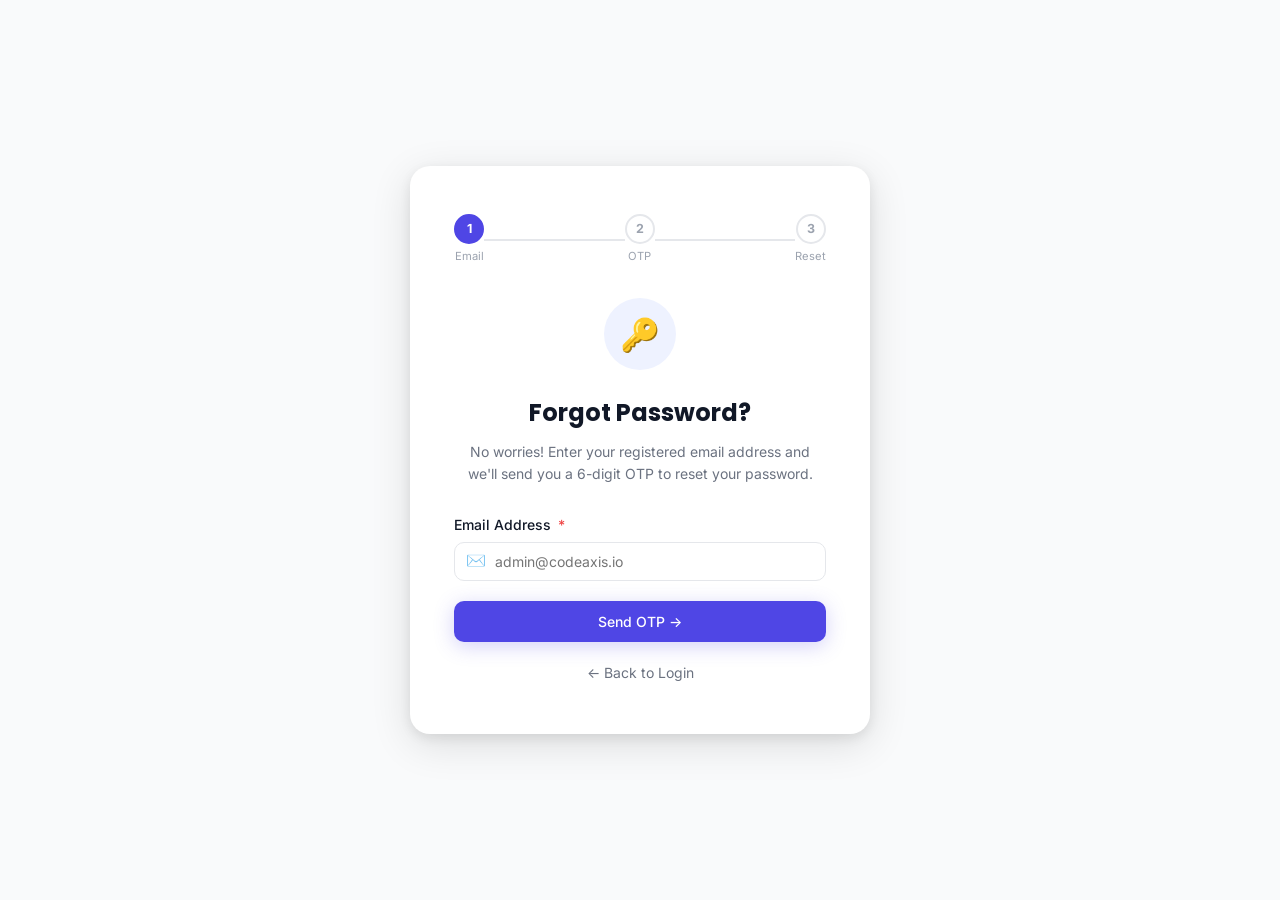
<file: forgot-password.html>
<!DOCTYPE html>
<html lang="en">
<head>
  <meta charset="UTF-8" />
  <meta name="viewport" content="width=device-width, initial-scale=1.0"/>
  <title>Forgot Password – CodeAxis</title>
  <link rel="stylesheet" href="design-system.css"/>
  <style>
    body { background: var(--bg); display:flex; align-items:center; justify-content:center; min-height:100vh; padding:20px; }
    .forgot-card { background:var(--surface); border-radius:var(--radius-xl); padding:48px 44px; width:100%; max-width:460px; box-shadow:var(--shadow-lg); text-align:center; }
    .icon-circle { width:72px; height:72px; border-radius:50%; background:var(--primary-bg); display:flex; align-items:center; justify-content:center; font-size:2rem; margin:0 auto 24px; }
    .forgot-card h2 { font-family:var(--font-primary); font-size:1.5rem; font-weight:700; margin-bottom:8px; }
    .forgot-card p { color:var(--text-secondary); font-size:0.875rem; margin-bottom:28px; line-height:1.6; }
    .step-track { display:flex; align-items:center; gap:0; margin-bottom:32px; }
    .step-item { display:flex; align-items:center; gap:8px; flex:1; }
    .step-circle { width:30px; height:30px; border-radius:50%; display:flex; align-items:center; justify-content:center; font-size:0.78rem; font-weight:700; flex-shrink:0; border:2px solid var(--border); color:var(--text-muted); background:var(--surface); transition:var(--transition); }
    .step-circle.active { background:var(--primary); border-color:var(--primary); color:white; }
    .step-circle.done { background:var(--success); border-color:var(--success); color:white; }
    .step-line { flex:1; height:2px; background:var(--border); transition:var(--transition); }
    .step-line.done { background:var(--success); }
    .step-label { font-size:0.7rem; color:var(--text-muted); margin-top:4px; white-space:nowrap; }
    .step-wrapper { display:flex; flex-direction:column; align-items:center; }
    .otp-grid { display:grid; grid-template-columns:repeat(6,1fr); gap:10px; margin-bottom:24px; }
    .otp-input { text-align:center; font-size:1.3rem; font-weight:700; font-family:var(--font-primary); padding:12px 4px; border:2px solid var(--border); border-radius:var(--radius-md); outline:none; transition:var(--transition); }
    .otp-input:focus { border-color:var(--primary); box-shadow:0 0 0 3px rgba(79,70,229,0.12); }
    .back-link { display:inline-flex; align-items:center; gap:6px; color:var(--text-secondary); font-size:0.875rem; text-decoration:none; margin-top:20px; transition:var(--transition); }
    .back-link:hover { color:var(--primary); }
  </style>
</head>
<body>
<div class="forgot-card">

  <!-- Step Tracker -->
  <div class="step-track" id="stepTrack">
    <div class="step-wrapper"><div class="step-circle active" id="sc1">1</div><div class="step-label">Email</div></div>
    <div class="step-line" id="sl1"></div>
    <div class="step-wrapper"><div class="step-circle" id="sc2">2</div><div class="step-label">OTP</div></div>
    <div class="step-line" id="sl2"></div>
    <div class="step-wrapper"><div class="step-circle" id="sc3">3</div><div class="step-label">Reset</div></div>
  </div>

  <!-- STEP 1: Email -->
  <div id="step1">
    <div class="icon-circle">🔑</div>
    <h2>Forgot Password?</h2>
    <p>No worries! Enter your registered email address and we'll send you a 6-digit OTP to reset your password.</p>
    <div class="form-group" style="text-align:left;">
      <label class="form-label">Email Address <span class="required">*</span></label>
      <div class="input-group">
        <span class="input-icon">✉️</span>
        <input type="email" class="form-control" id="forgotEmail" placeholder="admin@codeaxis.io" />
      </div>
      <div class="form-error" id="forgotEmailErr" style="display:none;">⚠️ Please enter a valid email</div>
    </div>
    <button class="btn btn-primary" style="width:100%;justify-content:center;padding:12px;" onclick="sendOTP()">Send OTP →</button>
    <a href="login.html" class="back-link">← Back to Login</a>
  </div>

  <!-- STEP 2: OTP -->
  <div id="step2" style="display:none;">
    <div class="icon-circle">📩</div>
    <h2>Check Your Email</h2>
    <p>We've sent a 6-digit OTP to <strong id="sentTo"></strong>. Enter it below. Valid for <strong id="timer">5:00</strong></p>
    <div class="otp-grid">
      <input class="otp-input form-control" maxlength="1" type="text" inputmode="numeric" />
      <input class="otp-input form-control" maxlength="1" type="text" inputmode="numeric" />
      <input class="otp-input form-control" maxlength="1" type="text" inputmode="numeric" />
      <input class="otp-input form-control" maxlength="1" type="text" inputmode="numeric" />
      <input class="otp-input form-control" maxlength="1" type="text" inputmode="numeric" />
      <input class="otp-input form-control" maxlength="1" type="text" inputmode="numeric" />
    </div>
    <div id="otpError" class="alert alert-danger" style="display:none;margin-bottom:16px;"><span>❌</span>&nbsp;Invalid OTP. Please try again.</div>
    <button class="btn btn-primary" style="width:100%;justify-content:center;padding:12px;" onclick="verifyOTP()">Verify OTP →</button>
    <p style="margin-top:16px;font-size:0.85rem;color:var(--text-secondary);">Didn't receive it? <span style="color:var(--primary);cursor:pointer;font-weight:600;" onclick="sendOTP()">Resend OTP</span></p>
  </div>

  <!-- STEP 3: New Password -->
  <div id="step3" style="display:none;">
    <div class="icon-circle">🔒</div>
    <h2>Set New Password</h2>
    <p>Your identity has been verified. Please choose a strong new password for your account.</p>
    <div class="form-group" style="text-align:left;">
      <label class="form-label">New Password <span class="required">*</span></label>
      <div class="input-group">
        <span class="input-icon">🔒</span>
        <input type="password" class="form-control" id="newPwd" placeholder="Min 8 characters" oninput="checkStrength(this.value)" />
        <button class="input-action" onclick="toggle('newPwd',this)" type="button">👁️</button>
      </div>
      <div class="strength-bar" style="display:flex;gap:4px;margin-top:6px;">
        <div style="height:4px;flex:1;border-radius:2px;background:var(--border);transition:background 0.3s;" id="ns1"></div>
        <div style="height:4px;flex:1;border-radius:2px;background:var(--border);transition:background 0.3s;" id="ns2"></div>
        <div style="height:4px;flex:1;border-radius:2px;background:var(--border);transition:background 0.3s;" id="ns3"></div>
        <div style="height:4px;flex:1;border-radius:2px;background:var(--border);transition:background 0.3s;" id="ns4"></div>
      </div>
    </div>
    <div class="form-group" style="text-align:left;">
      <label class="form-label">Confirm New Password <span class="required">*</span></label>
      <div class="input-group">
        <span class="input-icon">🔒</span>
        <input type="password" class="form-control" id="confirmNewPwd" placeholder="Repeat new password" />
        <button class="input-action" onclick="toggle('confirmNewPwd',this)" type="button">👁️</button>
      </div>
      <div class="form-error" id="confirmNewErr" style="display:none;">⚠️ Passwords do not match</div>
    </div>
    <button class="btn btn-primary" style="width:100%;justify-content:center;padding:12px;" onclick="resetPassword()">Reset Password ✓</button>
  </div>

  <!-- STEP 4: Success -->
  <div id="step4" style="display:none;">
    <div class="icon-circle" style="background:var(--success-light);">🎉</div>
    <h2>Password Reset!</h2>
    <p>Your password has been successfully updated. You can now login with your new credentials.</p>
    <div class="alert alert-success"><span class="alert-icon">✅</span><div>Password changed successfully for your account!</div></div>
    <a href="login.html" class="btn btn-primary" style="width:100%;justify-content:center;padding:12px;display:flex;">Go to Login →</a>
  </div>

</div>

<script>
  function setStep(n) {
    [1,2,3].forEach(i => {
      document.getElementById('step'+i).style.display = 'none';
      const sc = document.getElementById('sc'+i);
      sc.classList.remove('active','done');
      if (i < n) { sc.classList.add('done'); sc.textContent = '✓'; if(document.getElementById('sl'+i)) document.getElementById('sl'+i).classList.add('done'); }
      else if (i === n) { sc.classList.add('active'); }
    });
    document.getElementById('step'+n).style.display = 'block';
  }

  function sendOTP() {
    const email = document.getElementById('forgotEmail').value.trim();
    if (!email || !/^[^\s@]+@[^\s@]+\.[^\s@]+$/.test(email)) {
      document.getElementById('forgotEmail').classList.add('error');
      document.getElementById('forgotEmailErr').style.display = 'flex';
      return;
    }
    document.getElementById('sentTo').textContent = email;
    setStep(2);
    startTimer();
    // Focus first OTP input
    setTimeout(() => document.querySelectorAll('.otp-input')[0].focus(), 100);
  }

  // OTP auto-advance
  document.querySelectorAll('.otp-input').forEach((inp, i, arr) => {
    inp.addEventListener('input', function() {
      if (this.value && i < arr.length - 1) arr[i+1].focus();
    });
    inp.addEventListener('keydown', function(e) {
      if (e.key === 'Backspace' && !this.value && i > 0) arr[i-1].focus();
    });
  });

  let timerInterval;
  function startTimer() {
    let seconds = 300;
    clearInterval(timerInterval);
    timerInterval = setInterval(() => {
      seconds--;
      const m = Math.floor(seconds/60);
      const s = seconds % 60;
      const el = document.getElementById('timer');
      if (el) el.textContent = `${m}:${String(s).padStart(2,'0')}`;
      if (seconds <= 0) clearInterval(timerInterval);
    }, 1000);
  }

  function verifyOTP() {
    const inputs = document.querySelectorAll('.otp-input');
    const otp = Array.from(inputs).map(i => i.value).join('');
    if (otp === '123456' || otp.length === 6) { // Demo: any 6 digits
      clearInterval(timerInterval);
      document.getElementById('step3').style.display = 'none';
      setStep(3);
    } else {
      document.getElementById('otpError').style.display = 'flex';
      inputs.forEach(i => { i.classList.add('error'); i.value = ''; });
      inputs[0].focus();
    }
  }

  function toggle(id, btn) {
    const f = document.getElementById(id);
    f.type = f.type === 'text' ? 'password' : 'text';
    btn.textContent = f.type === 'text' ? '🙈' : '👁️';
  }

  function checkStrength(val) {
    let score = 0;
    if (val.length >= 8) score++;
    if (/[A-Z]/.test(val)) score++;
    if (/[0-9]/.test(val)) score++;
    if (/[^A-Za-z0-9]/.test(val)) score++;
    const colors = ['','#EF4444','#F59E0B','#3B82F6','#22C55E'];
    for (let i = 1; i <= 4; i++) document.getElementById('ns'+i).style.background = i <= score ? colors[score] : 'var(--border)';
  }

  function resetPassword() {
    const p1 = document.getElementById('newPwd').value;
    const p2 = document.getElementById('confirmNewPwd').value;
    if (p1 !== p2) { document.getElementById('confirmNewErr').style.display = 'flex'; return; }
    document.getElementById('step3').style.display = 'none';
    document.getElementById('step4').style.display = 'block';
    [1,2,3].forEach(i => { const sc = document.getElementById('sc'+i); sc.classList.remove('active'); sc.classList.add('done'); sc.textContent = '✓'; if(document.getElementById('sl'+i)) document.getElementById('sl'+i).classList.add('done'); });
  }
</script>
</body>
</html>
</file>
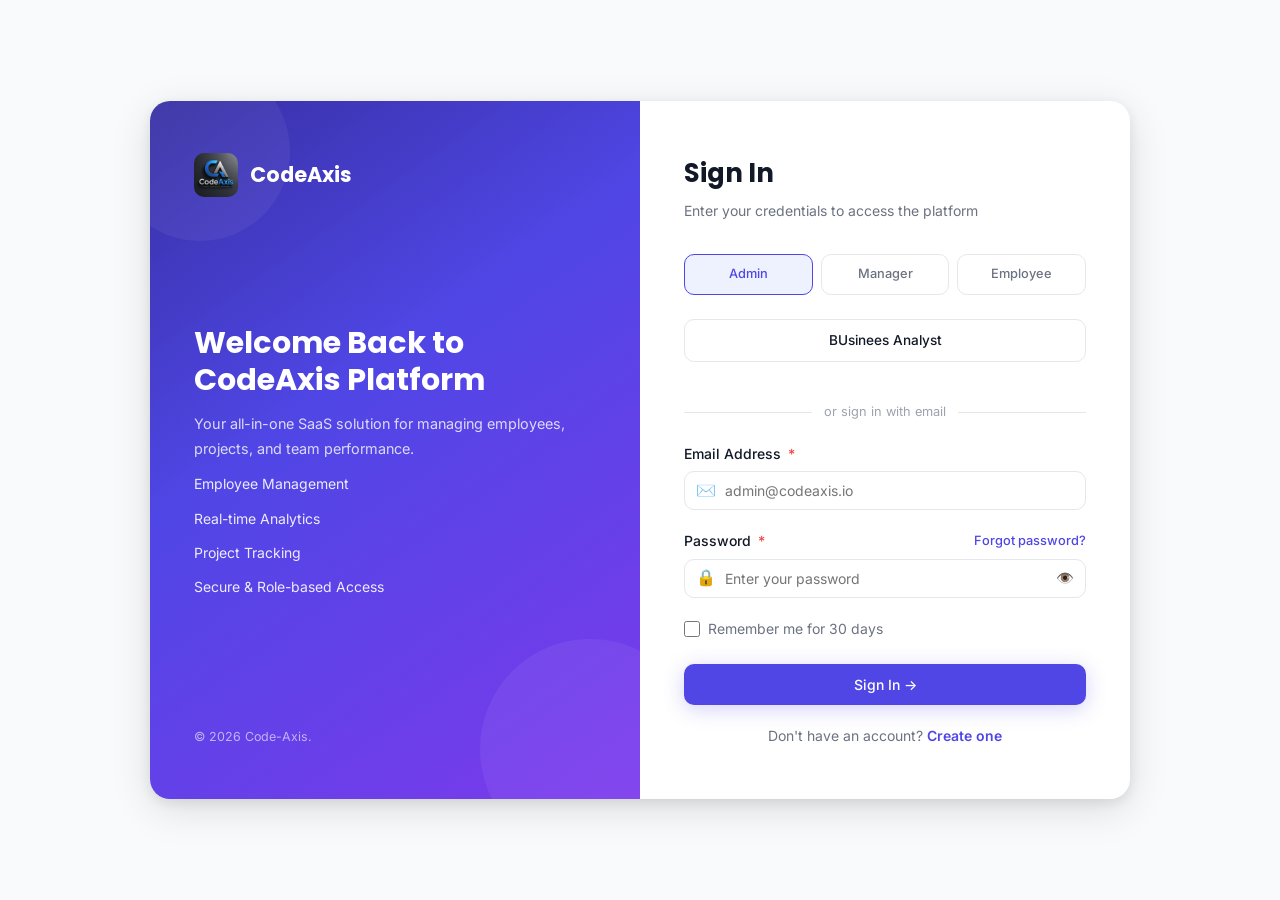
<file: login.html>
<!DOCTYPE html>
<html lang="en">
<head>
  <meta charset="UTF-8" />
  <meta name="viewport" content="width=device-width, initial-scale=1.0"/>
  <title>Login – CodeAxis</title>
  <link rel="stylesheet" href="design-system.css"/>
  <style>
    body { background: var(--bg); display: flex; align-items: center; justify-content: center; min-height: 100vh; padding: 20px; }
    .auth-wrapper { display: flex; width: 100%; max-width: 980px; border-radius: var(--radius-xl); overflow: hidden; box-shadow: var(--shadow-lg); background: var(--surface); }
    .auth-left {
      flex: 1;
      background: linear-gradient(145deg, #3730A3 0%, #4F46E5 40%, #7C3AED 100%);
      padding: 52px 44px;
      display: flex;
      flex-direction: column;
      justify-content: space-between;
      color: white;
      min-width: 320px;
      position: relative;
      overflow: hidden;
    }
    .auth-left::before {
      content: '';
      position: absolute;
      bottom: -60px; right: -60px;
      width: 220px; height: 220px;
      background: rgba(255,255,255,0.06);
      border-radius: 50%;
    }
    .auth-left::after {
      content: '';
      position: absolute;
      top: -40px; left: -40px;
      width: 180px; height: 180px;
      background: rgba(255,255,255,0.05);
      border-radius: 50%;
    }
    .auth-left-logo { display: flex; align-items: center; gap: 12px; }
    .auth-left-logo img { width: 44px; height: 44px; object-fit: contain; border-radius: 10px; }
    .auth-left-logo span { font-family: var(--font-primary); font-size: 1.3rem; font-weight: 700; }
    .auth-left h1 { font-family: var(--font-primary); font-size: 1.9rem; font-weight: 700; line-height: 1.2; margin-bottom: 14px; }
    .auth-left p { font-size: 0.9rem; opacity: 0.8; line-height: 1.7; }
    .auth-feature { display: flex; align-items: center; gap: 10px; margin-top: 12px; font-size: 0.875rem; opacity: 0.9; }
    .auth-feature-icon { width: 28px; height: 28px; background: rgba(255,255,255,0.15); border-radius: 6px; display: flex; align-items: center; justify-content: center; font-size: 0.85rem; }
    .auth-right { flex: 1; padding: 52px 44px; display: flex; flex-direction: column; justify-content: center; }
    .auth-right h2 { font-family: var(--font-primary); font-size: 1.6rem; font-weight: 700; color: var(--text-primary); margin-bottom: 6px; }
    .auth-right p { font-size: 0.875rem; color: var(--text-secondary); margin-bottom: 32px; }
    .role-selector { display: flex; gap: 8px; margin-bottom: 24px; }
    .role-btn { flex: 1; padding: 9px 12px; border-radius: var(--radius-md); border: 1.5px solid var(--border); background: var(--surface); font-size: 0.8rem; font-weight: 500; cursor: pointer; color: var(--text-secondary); transition: var(--transition); text-align: center; }
    .role-btn.active { background: var(--primary-bg); border-color: var(--primary); color: var(--primary); }
    .divider { display: flex; align-items: center; gap: 12px; margin: 20px 0; color: var(--text-muted); font-size: 0.8rem; }
    .divider::before, .divider::after { content: ''; flex: 1; height: 1px; background: var(--border); }
    .oauth-row { display: flex; gap: 10px; margin-bottom: 20px; }
    .oauth-btn { flex: 1; display: flex; align-items: center; justify-content: center; gap: 8px; padding: 10px; border: 1.5px solid var(--border); border-radius: var(--radius-md); cursor: pointer; font-size: 0.85rem; font-weight: 500; color: var(--text-primary); background: var(--surface); transition: var(--transition); }
    .oauth-btn:hover { border-color: var(--primary); background: var(--primary-bg); }
    .forgot-link { font-size: 0.8rem; color: var(--primary); text-decoration: none; font-weight: 500; }
    .forgot-link:hover { text-decoration: underline; }
    .form-row-inline { display: flex; align-items: center; justify-content: space-between; margin-bottom: 6px; }
    .register-link { text-align: center; margin-top: 20px; font-size: 0.875rem; color: var(--text-secondary); }
    .register-link a { color: var(--primary); font-weight: 600; text-decoration: none; }
    .success-message { display: none; text-align: center; padding: 20px; }
    .success-message .check { font-size: 3rem; margin-bottom: 12px; }
    @media (max-width: 768px) { .auth-left { display: none; } .auth-right { padding: 32px 24px; } .auth-wrapper { max-width: 440px; } }
  </style>
</head>
<body>
<div class="auth-wrapper">
  <!-- Left Panel -->
  <div class="auth-left">
    <div class="auth-left-logo">
      <img src="logo.png" alt="CodeAxis" />
      <span>CodeAxis</span>
    </div>
    <div>
      <h1>Welcome Back to<br/>CodeAxis Platform</h1>
      <p>Your all-in-one SaaS solution for managing employees, projects, and team performance.</p>
      <div class="auth-feature">Employee Management</div>
      <div class="auth-feature">Real-time Analytics</div>
      <div class="auth-feature">Project Tracking</div>
      <div class="auth-feature">Secure & Role-based Access</div>
    </div>
    <div style="font-size:0.78rem;opacity:0.6;">© 2026 Code-Axis.</div>
  </div>

  <!-- Right Panel -->
  <div class="auth-right">
    <h2>Sign In</h2>
    <p>Enter your credentials to access the platform</p>

    <!-- Role Selector -->
    <div class="role-selector">
      <div class="role-btn active" onclick="setRole(this,'admin')"> Admin</div>
      <div class="role-btn" onclick="setRole(this,'manager')"> Manager</div>
      <div class="role-btn" onclick="setRole(this,'employee')">Employee</div>
    </div>

    <!-- OAuth -->
    <div class="oauth-row">
      <div class="oauth-btn">BUsinees Analyst</div>
    </div>
    <div class="divider">or sign in with email</div>

    <!-- Form -->
    <div id="loginForm">
      <!-- Alert area -->
      <div id="loginAlert" style="display:none;"></div>

      <div class="form-group">
        <label class="form-label">Email Address <span class="required">*</span></label>
        <div class="input-group">
          <span class="input-icon">✉️</span>
          <input type="email" class="form-control" id="loginEmail" placeholder="admin@codeaxis.io" autocomplete="email" />
        </div>
        <div class="form-error" id="emailError" style="display:none;">⚠️ Please enter a valid email</div>
      </div>

      <div class="form-group">
        <div class="form-row-inline">
          <label class="form-label" style="margin-bottom:0;">Password <span class="required">*</span></label>
          <a href="forgot-password.html" class="forgot-link">Forgot password?</a>
        </div>
        <div class="input-group" style="margin-top:6px;">
          <span class="input-icon">🔒</span>
          <input type="password" class="form-control" id="loginPassword" placeholder="Enter your password" autocomplete="current-password" />
          <button class="input-action" id="togglePwd" type="button">👁️</button>
        </div>
        <div class="form-error" id="pwdError" style="display:none;">⚠️ Password must be at least 6 characters</div>
      </div>

      <div style="display:flex;align-items:center;gap:8px;margin-bottom:24px;">
        <input type="checkbox" id="rememberMe" style="accent-color:var(--primary);width:16px;height:16px;" />
        <label for="rememberMe" style="font-size:0.875rem;color:var(--text-secondary);cursor:pointer;">Remember me for 30 days</label>
      </div>

      <button class="btn btn-primary" style="width:100%;justify-content:center;padding:12px;" onclick="handleLogin()">
        Sign In →
      </button>

      <div class="register-link">
        Don't have an account? <a href="register.html">Create one</a>
      </div>
    </div>

    <!-- Success State -->
    <div class="success-message" id="successMsg">
      <div class="check">🎉</div>
      <h3 style="font-family:var(--font-primary);margin-bottom:8px;">Login Successful!</h3>
      <p style="color:var(--text-secondary);margin-bottom:20px;">Redirecting to your dashboard...</p>
      <div class="progress-bar"><div class="progress-fill" id="redirectProgress" style="width:0%;transition:width 2s ease;"></div></div>
    </div>

  </div>
</div>

<script src="main.js"></script>
<script>
  function setRole(el, role) {
    document.querySelectorAll('.role-btn').forEach(b => b.classList.remove('active'));
    el.classList.add('active');
  }

  document.getElementById('togglePwd').addEventListener('click', function() {
    const pwd = document.getElementById('loginPassword');
    const isText = pwd.type === 'text';
    pwd.type = isText ? 'password' : 'text';
    this.textContent = isText ? '👁️' : '🙈';
  });

  function showAlert(msg, type) {
    const el = document.getElementById('loginAlert');
    el.style.display = 'block';
    el.className = `alert alert-${type}`;
    el.innerHTML = `<span class="alert-icon">${type==='danger'?'❌':'✅'}</span><div>${msg}</div>`;
  }

  function handleLogin() {
    const email = document.getElementById('loginEmail').value.trim();
    const pwd = document.getElementById('loginPassword').value;
    let valid = true;

    document.getElementById('emailError').style.display = 'none';
    document.getElementById('pwdError').style.display = 'none';
    document.getElementById('loginEmail').classList.remove('error','success');
    document.getElementById('loginPassword').classList.remove('error','success');

    if (!email || !/^[^\s@]+@[^\s@]+\.[^\s@]+$/.test(email)) {
      document.getElementById('loginEmail').classList.add('error');
      document.getElementById('emailError').style.display = 'flex';
      valid = false;
    } else {
      document.getElementById('loginEmail').classList.add('success');
    }

    if (!pwd || pwd.length < 6) {
      document.getElementById('loginPassword').classList.add('error');
      document.getElementById('pwdError').style.display = 'flex';
      valid = false;
    } else {
      document.getElementById('loginPassword').classList.add('success');
    }

    if (!valid) {
      showAlert('Please fix the errors above to continue.', 'danger');
      return;
    }

    // Demo login check
    if (email !== 'admin@codeaxis.io' && email !== 'test@codeaxis.io') {
      showAlert('No account found with this email. <a href="register.html" style="color:inherit;font-weight:600;">Register here</a>', 'danger');
      return;
    }

    // Success
    document.getElementById('loginForm').style.display = 'none';
    document.getElementById('successMsg').style.display = 'block';
    setTimeout(() => { document.getElementById('redirectProgress').style.width = '100%'; }, 100);
    setTimeout(() => { window.location.href = 'index.html'; }, 2200);
  }

  document.getElementById('loginPassword').addEventListener('keypress', e => { if (e.key === 'Enter') handleLogin(); });
</script>
</body>
</html>
</file>
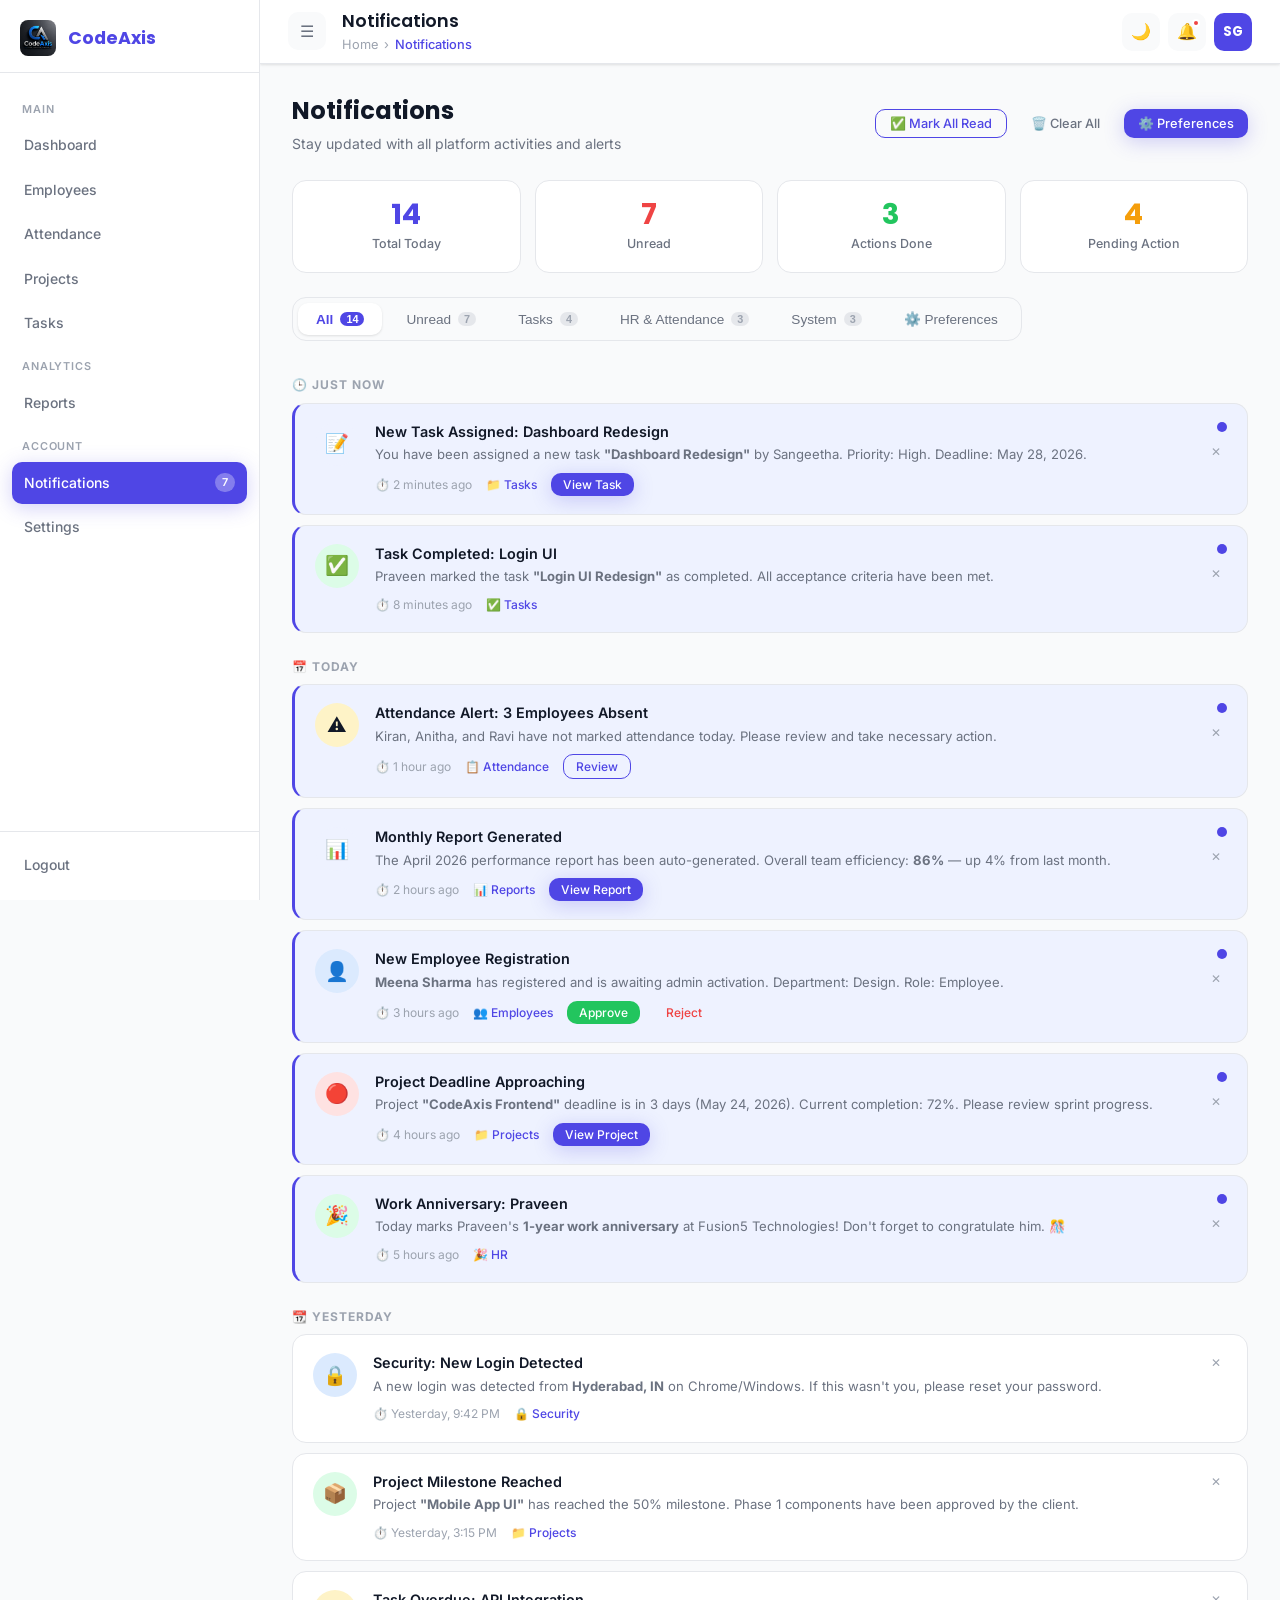
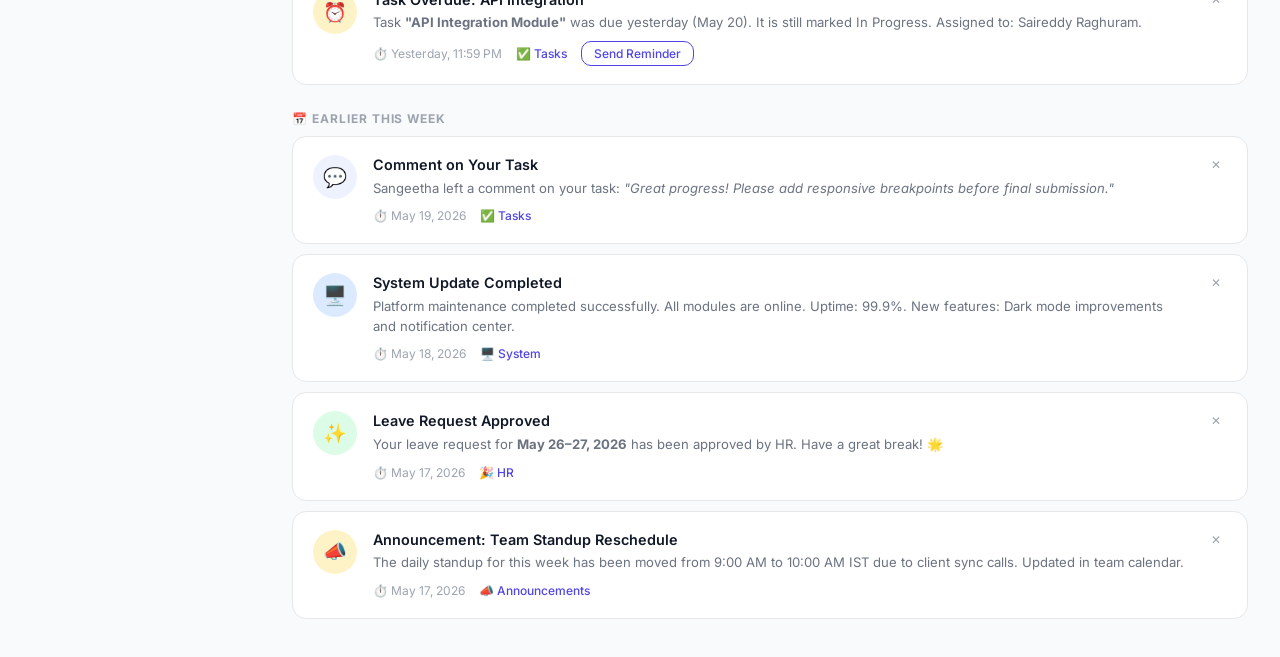
<file: notifications.html>
<!DOCTYPE html>
<html lang="en">
<head>
  <meta charset="UTF-8" />
  <meta name="viewport" content="width=device-width, initial-scale=1.0"/>
  <title>Notifications – CodeAxis</title>
  <link rel="stylesheet" href="design-system.css"/>
  <style>
    /* ---- NOTIFICATION PAGE STYLES ---- */
    .notif-page-header {
      display: flex; align-items: center; justify-content: space-between;
      margin-bottom: 24px; flex-wrap: wrap; gap: 12px;
    }
    .notif-tabs {
      display: flex; gap: 6px;
      background: var(--bg); border: 1px solid var(--border);
      border-radius: var(--radius-lg); padding: 5px;
    }
    .notif-tab {
      padding: 8px 18px; border-radius: var(--radius-md); font-size: 0.85rem;
      font-weight: 500; cursor: pointer; color: var(--text-secondary);
      transition: var(--transition); border: none; background: none;
      display: flex; align-items: center; gap: 7px;
    }
    .notif-tab.active {
      background: var(--surface); color: var(--primary);
      font-weight: 600; box-shadow: var(--shadow-sm);
    }
    .notif-tab .tab-count {
      background: var(--primary); color: white;
      font-size: 0.68rem; font-weight: 700;
      padding: 1px 6px; border-radius: var(--radius-full);
    }
    .notif-tab.active .tab-count { background: var(--primary); }
    .notif-tab:not(.active) .tab-count { background: var(--border); color: var(--text-muted); }

    /* Notification Feed */
    .notif-feed { display: flex; flex-direction: column; gap: 0; }

    .notif-group-label {
      font-size: 0.75rem; font-weight: 700; color: var(--text-muted);
      text-transform: uppercase; letter-spacing: 0.08em;
      padding: 14px 0 8px;
    }

    .notif-card {
      background: var(--surface); border: 1px solid var(--border);
      border-radius: var(--radius-lg); padding: 18px 20px;
      display: flex; align-items: flex-start; gap: 16px;
      margin-bottom: 10px; transition: var(--transition);
      cursor: pointer; position: relative; overflow: hidden;
    }
    .notif-card:hover { box-shadow: var(--shadow-md); transform: translateY(-1px); }
    .notif-card.unread { border-left: 3px solid var(--primary); background: var(--primary-bg); }
    .notif-card.unread:hover { background: #E8E4FF; }

    .notif-card-icon {
      width: 44px; height: 44px; border-radius: 50%;
      display: flex; align-items: center; justify-content: center;
      font-size: 1.2rem; flex-shrink: 0;
    }
    .notif-card-icon.primary { background: var(--primary-bg); }
    .notif-card-icon.success { background: var(--success-light); }
    .notif-card-icon.warning { background: var(--warning-light); }
    .notif-card-icon.danger  { background: var(--danger-light); }
    .notif-card-icon.info    { background: var(--info-light); }

    .notif-card-body { flex: 1; min-width: 0; }
    .notif-card-title {
      font-size: 0.9rem; font-weight: 600; color: var(--text-primary);
      margin-bottom: 4px; line-height: 1.35;
    }
    .notif-card-desc {
      font-size: 0.82rem; color: var(--text-secondary);
      line-height: 1.5; margin-bottom: 8px;
    }
    .notif-card-meta {
      display: flex; align-items: center; gap: 14px; flex-wrap: wrap;
    }
    .notif-card-time { font-size: 0.75rem; color: var(--text-muted); display: flex; align-items: center; gap: 4px; }
    .notif-card-source { font-size: 0.75rem; color: var(--primary); font-weight: 500; }

    .notif-card-actions { display: flex; flex-direction: column; align-items: flex-end; gap: 10px; flex-shrink: 0; }
    .unread-dot { width: 10px; height: 10px; background: var(--primary); border-radius: 50%; }
    .notif-action-btn {
      font-size: 0.75rem; color: var(--text-muted);
      border: none; background: none; cursor: pointer; padding: 3px 6px;
      border-radius: var(--radius-sm); transition: var(--transition-fast);
    }
    .notif-action-btn:hover { background: var(--bg); color: var(--danger); }

    /* Summary Panel */
    .notif-summary {
      display: grid; grid-template-columns: repeat(4, 1fr); gap: 14px;
      margin-bottom: 24px;
    }
    .summary-card {
      background: var(--surface); border: 1px solid var(--border);
      border-radius: var(--radius-lg); padding: 18px 16px;
      text-align: center; transition: var(--transition);
    }
    .summary-card:hover { box-shadow: var(--shadow-md); transform: translateY(-1px); }
    .summary-num {
      font-family: var(--font-primary); font-size: 1.8rem;
      font-weight: 700; line-height: 1.1; margin-bottom: 4px;
    }
    .summary-lbl { font-size: 0.78rem; color: var(--text-secondary); font-weight: 500; }

    /* Preferences Panel */
    .pref-card {
      background: var(--surface); border: 1px solid var(--border);
      border-radius: var(--radius-lg); padding: 22px 24px;
    }
    .pref-row {
      display: flex; align-items: center; justify-content: space-between;
      padding: 14px 0; border-bottom: 1px solid var(--border);
      gap: 12px;
    }
    .pref-row:last-child { border-bottom: none; padding-bottom: 0; }
    
    .pref-name { font-size: 0.875rem; font-weight: 500; color: var(--text-primary); margin-bottom: 3px; }
    .pref-desc { font-size: 0.78rem; color: var(--text-secondary); }
    .toggle-switch { position: relative; width: 44px; height: 24px; flex-shrink: 0; }
    .toggle-switch input { opacity: 0; width: 0; height: 0; }
    .toggle-slider {
      position: absolute; inset: 0; background: var(--border);
      border-radius: var(--radius-full); cursor: pointer; transition: var(--transition);
    }
    .toggle-slider::before {
      content: ''; position: absolute;
      width: 18px; height: 18px; left: 3px; bottom: 3px;
      background: white; border-radius: 50%; transition: var(--transition);
    }
    .toggle-switch input:checked + .toggle-slider { background: var(--primary); }
    .toggle-switch input:checked + .toggle-slider::before { transform: translateX(20px); }

    /* Empty State */
    .empty-state {
      text-align: center; padding: 60px 20px;
      display: flex; flex-direction: column; align-items: center; gap: 12px;
    }
    .empty-state .empty-icon {
      width: 72px; height: 72px; border-radius: 50%;
      background: var(--bg); display: flex; align-items: center;
      justify-content: center; font-size: 2rem; margin-bottom: 8px;
    }
    .empty-state h3 { font-family: var(--font-primary); font-size: 1.1rem; font-weight: 700; }
    .empty-state p { font-size: 0.875rem; color: var(--text-secondary); max-width: 300px; line-height: 1.6; }

    /* Tab Panels */
    .tab-panel { display: none; }
    .tab-panel.active { display: block; }

    @media (max-width: 768px) {
      .notif-summary { grid-template-columns: repeat(2, 1fr); }
      .notif-tabs { flex-wrap: wrap; }
    }
    @media (max-width: 480px) {
      .notif-summary { grid-template-columns: 1fr 1fr; }
      .notif-card { flex-wrap: wrap; }
    }
  </style>
</head>
<body>
<div class="app-wrapper">

  <!-- SIDEBAR -->
  <aside class="sidebar" id="sidebar">
    <div class="sidebar-logo">
      <img src="logo.png" alt="CodeAxis" style="width:36px;height:36px;object-fit:contain;border-radius:8px;" />
      <span class="sidebar-logo-text">CodeAxis</span>
    </div>
    <nav class="sidebar-nav">
      <div class="nav-section-title">Main</div>
      <a href="index.html" class="nav-item"><span class="nav-label">Dashboard</span></a>
      <a href="employees.html"        class="nav-item"><span class="nav-label">Employees</span></a>
      <a href="attendance.html"       class="nav-item"><span class="nav-label">Attendance</span></a>
      <a href="projects.html"         class="nav-item"><span class="nav-label">Projects</span></a>
      <a href="tasks.html"            class="nav-item"><span class="nav-label">Tasks</span></a>
      <div class="nav-section-title">Analytics</div>
      <a href="reports.html"         class="nav-item"><span class="nav-label">Reports</span></a>
      <div class="nav-section-title">Account</div>
      <a href="notifications.html" class="nav-item active"><span class="nav-label">Notifications</span><span class="nav-badge">7</span></a>
      <a href="settings.html"      class="nav-item"><span class="nav-label">Settings</span></a>
    </nav>
    <div class="sidebar-footer">
      <a href="login.html" class="nav-item"><span class="nav-label">Logout</span></a>
    </div>
  </aside>

  <div class="overlay" id="overlay"></div>

  <!-- MAIN CONTENT -->
  <div class="main-content" id="mainContent">

    <!-- TOP NAVBAR -->
    <nav class="top-navbar" id="topNavbar">
      <div class="navbar-left">
        <button class="navbar-btn" id="sidebarToggle">☰</button>
        <div>
          <div class="navbar-title">Notifications</div>
          <div class="breadcrumb"><span>Home</span><span>›</span><span class="active">Notifications</span></div>
        </div>
      </div>
      <div class="navbar-right" style="position:relative;">
        <button class="navbar-btn" id="darkModeToggle">🌙</button>
        <button class="navbar-btn" id="notifBtn" style="position:relative;">
          🔔<span class="notification-dot"></span>
        </button>
        <div class="user-avatar" id="userAvatarBtn">SG</div>
        <div class="dropdown-menu" id="userMenu">
          <div class="dropdown-item">👤 My Profile</div>
          <div class="dropdown-item">⚙️ Settings</div>
          <div class="dropdown-divider"></div>
          <a class="dropdown-item danger" href="login.html">🚪 Logout</a>
        </div>
        <div class="notification-panel" id="notifPanel">
          <div class="notif-header">
            <span style="font-weight:600;font-size:0.9rem;">Quick Alerts</span>
            <span style="font-size:0.78rem;color:var(--primary);cursor:pointer;">Mark all read</span>
          </div>
          <div class="notif-item unread">
            <div class="notif-dot"></div>
            <div class="notif-content">
              <div class="notif-text">Sangeetha submitted a new report</div>
              <div class="notif-time">2 min ago</div>
            </div>
          </div>
          <div class="notif-item unread">
            <div class="notif-dot"></div>
            <div class="notif-content">
              <div class="notif-text">Task "UI Redesign" marked complete</div>
              <div class="notif-time">15 min ago</div>
            </div>
          </div>
          <div class="notif-item">
            <div class="notif-dot" style="background:transparent;border:2px solid var(--border);"></div>
            <div class="notif-content">
              <div class="notif-text">3 employees marked absent today</div>
              <div class="notif-time">1 hour ago</div>
            </div>
          </div>
          <div style="padding:12px 18px;text-align:center;">
            <a href="notifications.html" style="font-size:0.82rem;color:var(--primary);font-weight:600;">View all notifications →</a>
          </div>
        </div>
      </div>
    </nav>

    <!-- CONTENT AREA -->
    <div class="content-area">

      <!-- Page Header -->
      <div class="notif-page-header">
        <div>
          <div class="page-title">Notifications</div>
          <div class="page-subtitle">Stay updated with all platform activities and alerts</div>
        </div>
        <div style="display:flex;gap:10px;flex-wrap:wrap;">
          <button class="btn btn-outline btn-sm" onclick="markAllRead()">✅ Mark All Read</button>
          <button class="btn btn-ghost btn-sm" onclick="clearAll()">🗑️ Clear All</button>
          <button class="btn btn-primary btn-sm" onclick="switchTab('preferences')">⚙️ Preferences</button>
        </div>
      </div>

      <!-- Summary Cards -->
      <div class="notif-summary">
        <div class="summary-card">
          <div class="summary-num" style="color:var(--primary);" id="totalCount">14</div>
          <div class="summary-lbl">Total Today</div>
        </div>
        <div class="summary-card">
          <div class="summary-num" style="color:var(--danger);" id="unreadCount">7</div>
          <div class="summary-lbl">Unread</div>
        </div>
        <div class="summary-card">
          <div class="summary-num" style="color:var(--success);">3</div>
          <div class="summary-lbl">Actions Done</div>
        </div>
        <div class="summary-card">
          <div class="summary-num" style="color:var(--warning);">4</div>
          <div class="summary-lbl">Pending Action</div>
        </div>
      </div>

      <!-- Tabs -->
      <div style="display:flex;align-items:center;justify-content:space-between;margin-bottom:20px;flex-wrap:wrap;gap:12px;">
        <div class="notif-tabs" id="tabBar">
          <button class="notif-tab active" onclick="switchTab('all')"   id="tab-all">All <span class="tab-count">14</span></button>
          <button class="notif-tab"        onclick="switchTab('unread')" id="tab-unread">Unread <span class="tab-count">7</span></button>
          <button class="notif-tab"        onclick="switchTab('tasks')"  id="tab-tasks">Tasks <span class="tab-count">4</span></button>
          <button class="notif-tab"        onclick="switchTab('hr')"     id="tab-hr">HR &amp; Attendance <span class="tab-count">3</span></button>
          <button class="notif-tab"        onclick="switchTab('system')" id="tab-system">System <span class="tab-count">3</span></button>
          <button class="notif-tab"        onclick="switchTab('preferences')" id="tab-preferences">⚙️ Preferences</button>
        </div>
      </div>

      <!-- ======= TAB: ALL ======= -->
      <div class="tab-panel active" id="panel-all">
        <div class="notif-feed" id="notifFeed">

          <div class="notif-group-label">🕒 Just Now</div>

          <!-- Card 1 -->
          <div class="notif-card unread" id="nc1">
            <div class="notif-card-icon primary">📝</div>
            <div class="notif-card-body">
              <div class="notif-card-title">New Task Assigned: Dashboard Redesign</div>
              <div class="notif-card-desc">You have been assigned a new task <strong>"Dashboard Redesign"</strong> by Sangeetha. Priority: High. Deadline: May 28, 2026.</div>
              <div class="notif-card-meta">
                <span class="notif-card-time">⏱️ 2 minutes ago</span>
                <span class="notif-card-source">📁 Tasks</span>
                <button class="btn btn-primary btn-sm" style="padding:4px 12px;font-size:0.75rem;" onclick="markRead('nc1')">View Task</button>
              </div>
            </div>
            <div class="notif-card-actions">
              <div class="unread-dot"></div>
              <button class="notif-action-btn" onclick="dismissCard('nc1')" title="Dismiss">✕</button>
            </div>
          </div>

          <!-- Card 2 -->
          <div class="notif-card unread" id="nc2">
            <div class="notif-card-icon success">✅</div>
            <div class="notif-card-body">
              <div class="notif-card-title">Task Completed: Login UI</div>
              <div class="notif-card-desc">Praveen marked the task <strong>"Login UI Redesign"</strong> as completed. All acceptance criteria have been met.</div>
              <div class="notif-card-meta">
                <span class="notif-card-time">⏱️ 8 minutes ago</span>
                <span class="notif-card-source">✅ Tasks</span>
              </div>
            </div>
            <div class="notif-card-actions">
              <div class="unread-dot"></div>
              <button class="notif-action-btn" onclick="dismissCard('nc2')" title="Dismiss">✕</button>
            </div>
          </div>

          <div class="notif-group-label">📅 Today</div>

          <!-- Card 3 -->
          <div class="notif-card unread" id="nc3">
            <div class="notif-card-icon warning">⚠️</div>
            <div class="notif-card-body">
              <div class="notif-card-title">Attendance Alert: 3 Employees Absent</div>
              <div class="notif-card-desc">Kiran, Anitha, and Ravi have not marked attendance today. Please review and take necessary action.</div>
              <div class="notif-card-meta">
                <span class="notif-card-time">⏱️ 1 hour ago</span>
                <span class="notif-card-source">📋 Attendance</span>
                <button class="btn btn-outline btn-sm" style="padding:4px 12px;font-size:0.75rem;">Review</button>
              </div>
            </div>
            <div class="notif-card-actions">
              <div class="unread-dot"></div>
              <button class="notif-action-btn" onclick="dismissCard('nc3')" title="Dismiss">✕</button>
            </div>
          </div>

          <!-- Card 4 -->
          <div class="notif-card unread" id="nc4">
            <div class="notif-card-icon primary">📊</div>
            <div class="notif-card-body">
              <div class="notif-card-title">Monthly Report Generated</div>
              <div class="notif-card-desc">The April 2026 performance report has been auto-generated. Overall team efficiency: <strong>86%</strong> — up 4% from last month.</div>
              <div class="notif-card-meta">
                <span class="notif-card-time">⏱️ 2 hours ago</span>
                <span class="notif-card-source">📊 Reports</span>
                <button class="btn btn-primary btn-sm" style="padding:4px 12px;font-size:0.75rem;">View Report</button>
              </div>
            </div>
            <div class="notif-card-actions">
              <div class="unread-dot"></div>
              <button class="notif-action-btn" onclick="dismissCard('nc4')" title="Dismiss">✕</button>
            </div>
          </div>

          <!-- Card 5 -->
          <div class="notif-card unread" id="nc5">
            <div class="notif-card-icon info">👤</div>
            <div class="notif-card-body">
              <div class="notif-card-title">New Employee Registration</div>
              <div class="notif-card-desc"><strong>Meena Sharma</strong> has registered and is awaiting admin activation. Department: Design. Role: Employee.</div>
              <div class="notif-card-meta">
                <span class="notif-card-time">⏱️ 3 hours ago</span>
                <span class="notif-card-source">👥 Employees</span>
                <button class="btn btn-success btn-sm" style="padding:4px 12px;font-size:0.75rem;">Approve</button>
                <button class="btn btn-ghost btn-sm" style="padding:4px 12px;font-size:0.75rem;color:var(--danger);">Reject</button>
              </div>
            </div>
            <div class="notif-card-actions">
              <div class="unread-dot"></div>
              <button class="notif-action-btn" onclick="dismissCard('nc5')" title="Dismiss">✕</button>
            </div>
          </div>

          <!-- Card 6 -->
          <div class="notif-card unread" id="nc6">
            <div class="notif-card-icon danger">🔴</div>
            <div class="notif-card-body">
              <div class="notif-card-title">Project Deadline Approaching</div>
              <div class="notif-card-desc">Project <strong>"CodeAxis Frontend"</strong> deadline is in 3 days (May 24, 2026). Current completion: 72%. Please review sprint progress.</div>
              <div class="notif-card-meta">
                <span class="notif-card-time">⏱️ 4 hours ago</span>
                <span class="notif-card-source">📁 Projects</span>
                <button class="btn btn-primary btn-sm" style="padding:4px 12px;font-size:0.75rem;">View Project</button>
              </div>
            </div>
            <div class="notif-card-actions">
              <div class="unread-dot"></div>
              <button class="notif-action-btn" onclick="dismissCard('nc6')" title="Dismiss">✕</button>
            </div>
          </div>

          <!-- Card 7 -->
          <div class="notif-card unread" id="nc7">
            <div class="notif-card-icon success">🎉</div>
            <div class="notif-card-body">
              <div class="notif-card-title">Work Anniversary: Praveen</div>
              <div class="notif-card-desc">Today marks Praveen's <strong>1-year work anniversary</strong> at Fusion5 Technologies! Don't forget to congratulate him. 🎊</div>
              <div class="notif-card-meta">
                <span class="notif-card-time">⏱️ 5 hours ago</span>
                <span class="notif-card-source">🎉 HR</span>
              </div>
            </div>
            <div class="notif-card-actions">
              <div class="unread-dot"></div>
              <button class="notif-action-btn" onclick="dismissCard('nc7')" title="Dismiss">✕</button>
            </div>
          </div>

          <div class="notif-group-label">📆 Yesterday</div>

          <!-- Card 8 (read) -->
          <div class="notif-card" id="nc8">
            <div class="notif-card-icon info">🔒</div>
            <div class="notif-card-body">
              <div class="notif-card-title">Security: New Login Detected</div>
              <div class="notif-card-desc">A new login was detected from <strong>Hyderabad, IN</strong> on Chrome/Windows. If this wasn't you, please reset your password.</div>
              <div class="notif-card-meta">
                <span class="notif-card-time">⏱️ Yesterday, 9:42 PM</span>
                <span class="notif-card-source">🔒 Security</span>
              </div>
            </div>
            <div class="notif-card-actions">
              <button class="notif-action-btn" onclick="dismissCard('nc8')" title="Dismiss">✕</button>
            </div>
          </div>

          <!-- Card 9 (read) -->
          <div class="notif-card" id="nc9">
            <div class="notif-card-icon success">📦</div>
            <div class="notif-card-body">
              <div class="notif-card-title">Project Milestone Reached</div>
              <div class="notif-card-desc">Project <strong>"Mobile App UI"</strong> has reached the 50% milestone. Phase 1 components have been approved by the client.</div>
              <div class="notif-card-meta">
                <span class="notif-card-time">⏱️ Yesterday, 3:15 PM</span>
                <span class="notif-card-source">📁 Projects</span>
              </div>
            </div>
            <div class="notif-card-actions">
              <button class="notif-action-btn" onclick="dismissCard('nc9')" title="Dismiss">✕</button>
            </div>
          </div>

          <!-- Card 10 (read) -->
          <div class="notif-card" id="nc10">
            <div class="notif-card-icon warning">⏰</div>
            <div class="notif-card-body">
              <div class="notif-card-title">Task Overdue: API Integration</div>
              <div class="notif-card-desc">Task <strong>"API Integration Module"</strong> was due yesterday (May 20). It is still marked In Progress. Assigned to: Saireddy Raghuram.</div>
              <div class="notif-card-meta">
                <span class="notif-card-time">⏱️ Yesterday, 11:59 PM</span>
                <span class="notif-card-source">✅ Tasks</span>
                <button class="btn btn-outline btn-sm" style="padding:4px 12px;font-size:0.75rem;">Send Reminder</button>
              </div>
            </div>
            <div class="notif-card-actions">
              <button class="notif-action-btn" onclick="dismissCard('nc10')" title="Dismiss">✕</button>
            </div>
          </div>

          <div class="notif-group-label">📅 Earlier This Week</div>

          <!-- Card 11 (read) -->
          <div class="notif-card" id="nc11">
            <div class="notif-card-icon primary">💬</div>
            <div class="notif-card-body">
              <div class="notif-card-title">Comment on Your Task</div>
              <div class="notif-card-desc">Sangeetha left a comment on your task: <em>"Great progress! Please add responsive breakpoints before final submission."</em></div>
              <div class="notif-card-meta">
                <span class="notif-card-time">⏱️ May 19, 2026</span>
                <span class="notif-card-source">✅ Tasks</span>
              </div>
            </div>
            <div class="notif-card-actions">
              <button class="notif-action-btn" onclick="dismissCard('nc11')" title="Dismiss">✕</button>
            </div>
          </div>

          <!-- Card 12 (read) -->
          <div class="notif-card" id="nc12">
            <div class="notif-card-icon info">🖥️</div>
            <div class="notif-card-body">
              <div class="notif-card-title">System Update Completed</div>
              <div class="notif-card-desc">Platform maintenance completed successfully. All modules are online. Uptime: 99.9%. New features: Dark mode improvements and notification center.</div>
              <div class="notif-card-meta">
                <span class="notif-card-time">⏱️ May 18, 2026</span>
                <span class="notif-card-source">🖥️ System</span>
              </div>
            </div>
            <div class="notif-card-actions">
              <button class="notif-action-btn" onclick="dismissCard('nc12')" title="Dismiss">✕</button>
            </div>
          </div>

          <!-- Card 13 (read) -->
          <div class="notif-card" id="nc13">
            <div class="notif-card-icon success">✨</div>
            <div class="notif-card-body">
              <div class="notif-card-title">Leave Request Approved</div>
              <div class="notif-card-desc">Your leave request for <strong>May 26–27, 2026</strong> has been approved by HR. Have a great break! 🌟</div>
              <div class="notif-card-meta">
                <span class="notif-card-time">⏱️ May 17, 2026</span>
                <span class="notif-card-source">🎉 HR</span>
              </div>
            </div>
            <div class="notif-card-actions">
              <button class="notif-action-btn" onclick="dismissCard('nc13')" title="Dismiss">✕</button>
            </div>
          </div>

          <!-- Card 14 (read) -->
          <div class="notif-card" id="nc14">
            <div class="notif-card-icon warning">📣</div>
            <div class="notif-card-body">
              <div class="notif-card-title">Announcement: Team Standup Reschedule</div>
              <div class="notif-card-desc">The daily standup for this week has been moved from 9:00 AM to 10:00 AM IST due to client sync calls. Updated in team calendar.</div>
              <div class="notif-card-meta">
                <span class="notif-card-time">⏱️ May 17, 2026</span>
                <span class="notif-card-source">📣 Announcements</span>
              </div>
            </div>
            <div class="notif-card-actions">
              <button class="notif-action-btn" onclick="dismissCard('nc14')" title="Dismiss">✕</button>
            </div>
          </div>

        </div><!-- /notif-feed -->
      </div><!-- /panel-all -->

      <!-- ======= TAB: UNREAD ======= -->
      <div class="tab-panel" id="panel-unread">
        <div id="unreadFeed"></div>
      </div>

      <!-- ======= TAB: TASKS ======= -->
      <div class="tab-panel" id="panel-tasks">
        <div class="notif-feed">
          <div class="notif-group-label">Task Notifications</div>
          <div class="notif-card unread">
            <div class="notif-card-icon primary">📝</div>
            <div class="notif-card-body">
              <div class="notif-card-title">New Task Assigned: Dashboard Redesign</div>
              <div class="notif-card-desc">Assigned by Sangeetha. Priority: High. Deadline: May 28, 2026.</div>
              <div class="notif-card-meta"><span class="notif-card-time">⏱️ 2 min ago</span><span class="notif-card-source">📁 Tasks</span></div>
            </div>
            <div class="notif-card-actions"><div class="unread-dot"></div></div>
          </div>
          <div class="notif-card unread">
            <div class="notif-card-icon success">✅</div>
            <div class="notif-card-body">
              <div class="notif-card-title">Task Completed: Login UI</div>
              <div class="notif-card-desc">Praveen marked "Login UI Redesign" as completed.</div>
              <div class="notif-card-meta"><span class="notif-card-time">⏱️ 8 min ago</span><span class="notif-card-source">✅ Tasks</span></div>
            </div>
            <div class="notif-card-actions"><div class="unread-dot"></div></div>
          </div>
          <div class="notif-card">
            <div class="notif-card-icon warning">⏰</div>
            <div class="notif-card-body">
              <div class="notif-card-title">Task Overdue: API Integration</div>
              <div class="notif-card-desc">Task was due May 20. Still In Progress. Assigned to: Saireddy Raghuram.</div>
              <div class="notif-card-meta"><span class="notif-card-time">⏱️ Yesterday</span><span class="notif-card-source">✅ Tasks</span></div>
            </div>
          </div>
          <div class="notif-card">
            <div class="notif-card-icon primary">💬</div>
            <div class="notif-card-body">
              <div class="notif-card-title">Comment on Your Task</div>
              <div class="notif-card-desc">Sangeetha left a comment: "Great progress! Please add responsive breakpoints."</div>
              <div class="notif-card-meta"><span class="notif-card-time">⏱️ May 19</span><span class="notif-card-source">✅ Tasks</span></div>
            </div>
          </div>
        </div>
      </div>

      <!-- ======= TAB: HR ======= -->
      <div class="tab-panel" id="panel-hr">
        <div class="notif-feed">
          <div class="notif-group-label">HR & Attendance Notifications</div>
          <div class="notif-card unread">
            <div class="notif-card-icon warning">⚠️</div>
            <div class="notif-card-body">
              <div class="notif-card-title">Attendance Alert: 3 Employees Absent</div>
              <div class="notif-card-desc">Kiran, Anitha, and Ravi have not marked attendance today.</div>
              <div class="notif-card-meta"><span class="notif-card-time">⏱️ 1 hour ago</span><span class="notif-card-source">📋 Attendance</span></div>
            </div>
            <div class="notif-card-actions"><div class="unread-dot"></div></div>
          </div>
          <div class="notif-card unread">
            <div class="notif-card-icon success">🎉</div>
            <div class="notif-card-body">
              <div class="notif-card-title">Work Anniversary: Praveen</div>
              <div class="notif-card-desc">Today marks Praveen's 1-year work anniversary at Fusion5 Technologies!</div>
              <div class="notif-card-meta"><span class="notif-card-time">⏱️ 5 hours ago</span><span class="notif-card-source">🎉 HR</span></div>
            </div>
            <div class="notif-card-actions"><div class="unread-dot"></div></div>
          </div>
          <div class="notif-card">
            <div class="notif-card-icon success">✨</div>
            <div class="notif-card-body">
              <div class="notif-card-title">Leave Request Approved</div>
              <div class="notif-card-desc">Your leave for May 26–27, 2026 has been approved by HR.</div>
              <div class="notif-card-meta"><span class="notif-card-time">⏱️ May 17</span><span class="notif-card-source">🎉 HR</span></div>
            </div>
          </div>
        </div>
      </div>

      <!-- ======= TAB: SYSTEM ======= -->
      <div class="tab-panel" id="panel-system">
        <div class="notif-feed">
          <div class="notif-group-label">System Notifications</div>
          <div class="notif-card">
            <div class="notif-card-icon info">🔒</div>
            <div class="notif-card-body">
              <div class="notif-card-title">Security: New Login Detected</div>
              <div class="notif-card-desc">New login from Hyderabad, IN on Chrome/Windows. If this wasn't you, reset your password.</div>
              <div class="notif-card-meta"><span class="notif-card-time">⏱️ Yesterday</span><span class="notif-card-source">🔒 Security</span></div>
            </div>
          </div>
          <div class="notif-card">
            <div class="notif-card-icon info">🖥️</div>
            <div class="notif-card-body">
              <div class="notif-card-title">System Update Completed</div>
              <div class="notif-card-desc">Platform maintenance completed. Uptime: 99.9%. New: Dark mode improvements and notification center.</div>
              <div class="notif-card-meta"><span class="notif-card-time">⏱️ May 18</span><span class="notif-card-source">🖥️ System</span></div>
            </div>
          </div>
          <div class="notif-card">
            <div class="notif-card-icon warning">📣</div>
            <div class="notif-card-body">
              <div class="notif-card-title">Announcement: Standup Reschedule</div>
              <div class="notif-card-desc">Daily standup moved from 9:00 AM to 10:00 AM IST for this week.</div>
              <div class="notif-card-meta"><span class="notif-card-time">⏱️ May 17</span><span class="notif-card-source">📣 Announcements</span></div>
            </div>
          </div>
        </div>
      </div>

      <!-- ======= TAB: PREFERENCES ======= -->
      <div class="tab-panel" id="panel-preferences">
        <div style="display:grid;grid-template-columns:1fr 1fr;gap:20px;">

          <div>
            <div class="card" style="margin-bottom:20px;">
              <div class="card-header"><span class="card-title">📧 Email Notifications</span></div>
              <div class="pref-card" style="border:none;padding:0;">
                <div class="pref-row">
                  <div class="pref-info"><div class="pref-name">Task Assignments</div><div class="pref-desc">Get emailed when a task is assigned to you</div></div>
                  <label class="toggle-switch"><input type="checkbox" checked /><span class="toggle-slider"></span></label>
                </div>
                <div class="pref-row">
                  <div class="pref-info"><div class="pref-name">Task Completions</div><div class="pref-desc">When your assigned tasks are marked done</div></div>
                  <label class="toggle-switch"><input type="checkbox" checked /><span class="toggle-slider"></span></label>
                </div>
                <div class="pref-row">
                  <div class="pref-info"><div class="pref-name">Project Updates</div><div class="pref-desc">Milestones, deadline changes, status updates</div></div>
                  <label class="toggle-switch"><input type="checkbox" checked /><span class="toggle-slider"></span></label>
                </div>
                <div class="pref-row">
                  <div class="pref-info"><div class="pref-name">Attendance Alerts</div><div class="pref-desc">Daily summary of absent / late employees</div></div>
                  <label class="toggle-switch"><input type="checkbox" /><span class="toggle-slider"></span></label>
                </div>
                <div class="pref-row">
                  <div class="pref-info"><div class="pref-name">Performance Reports</div><div class="pref-desc">Monthly report generation alerts</div></div>
                  <label class="toggle-switch"><input type="checkbox" checked /><span class="toggle-slider"></span></label>
                </div>
                <div class="pref-row">
                  <div class="pref-info"><div class="pref-name">Security Alerts</div><div class="pref-desc">Login from new device or location</div></div>
                  <label class="toggle-switch"><input type="checkbox" checked /><span class="toggle-slider"></span></label>
                </div>
              </div>
            </div>
          </div>

          <div>
            <div class="card" style="margin-bottom:20px;">
              <div class="card-header"><span class="card-title">🔔 In-App Notifications</span></div>
              <div class="pref-card" style="border:none;padding:0;">
                <div class="pref-row">
                  <div class="pref-info"><div class="pref-name">Real-time Bell Alerts</div><div class="pref-desc">Show badge count on notification bell</div></div>
                  <label class="toggle-switch"><input type="checkbox" checked /><span class="toggle-slider"></span></label>
                </div>
                <div class="pref-row">
                  <div class="pref-info"><div class="pref-name">Sound Alerts</div><div class="pref-desc">Play sound for high-priority notifications</div></div>
                  <label class="toggle-switch"><input type="checkbox" /><span class="toggle-slider"></span></label>
                </div>
                <div class="pref-row">
                  <div class="pref-info"><div class="pref-name">Desktop Push Notifications</div><div class="pref-desc">Browser push alerts when tab is in background</div></div>
                  <label class="toggle-switch"><input type="checkbox" checked /><span class="toggle-slider"></span></label>
                </div>
                <div class="pref-row">
                  <div class="pref-info"><div class="pref-name">HR & Leave Updates</div><div class="pref-desc">Leave approvals, rejections, announcements</div></div>
                  <label class="toggle-switch"><input type="checkbox" checked /><span class="toggle-slider"></span></label>
                </div>
                <div class="pref-row">
                  <div class="pref-info"><div class="pref-name">System Announcements</div><div class="pref-desc">Platform updates, maintenance windows</div></div>
                  <label class="toggle-switch"><input type="checkbox" checked /><span class="toggle-slider"></span></label>
                </div>
                <div class="pref-row">
                  <div class="pref-info"><div class="pref-name">Birthday & Anniversaries</div><div class="pref-desc">Employee milestones and celebrations</div></div>
                  <label class="toggle-switch"><input type="checkbox" checked /><span class="toggle-slider"></span></label>
                </div>
              </div>
            </div>
          </div>

          <div style="grid-column:1/-1;">
            <div class="card">
              <div class="card-header"><span class="card-title">⏰ Notification Digest</span></div>
              <div style="display:grid;grid-template-columns:1fr 1fr 1fr;gap:16px;padding-top:4px;">
                <div>
                  <label class="form-label">Digest Frequency</label>
                  <select class="form-control" style="width:100%;">
                    <option>Real-time</option>
                    <option>Every Hour</option>
                    <option selected>Daily Summary</option>
                    <option>Weekly Digest</option>
                  </select>
                </div>
                <div>
                  <label class="form-label">Daily Digest Time</label>
                  <input type="time" class="form-control" value="08:00" />
                </div>
                <div>
                  <label class="form-label">Quiet Hours</label>
                  <select class="form-control">
                    <option>Disabled</option>
                    <option selected>10 PM – 8 AM</option>
                    <option>11 PM – 7 AM</option>
                    <option>Weekends Only</option>
                  </select>
                </div>
              </div>
              <div style="margin-top:20px;display:flex;gap:10px;justify-content:flex-end;">
                <button class="btn btn-ghost btn-sm">Reset Defaults</button>
                <button class="btn btn-primary btn-sm" onclick="savePrefs()">💾 Save Preferences</button>
              </div>
            </div>
          </div>

        </div>
      </div><!-- /panel-preferences -->

    </div><!-- /content-area -->
  </div><!-- /main-content -->
</div><!-- /app-wrapper -->

<!-- Toast Container -->
<div id="toastContainer" style="position:fixed;top:20px;right:20px;z-index:9999;display:flex;flex-direction:column;gap:10px;"></div>

<script src="main.js"></script>
<script>
  /* ---- TAB SWITCHING ---- */
  function switchTab(name) {
    document.querySelectorAll('.notif-tab').forEach(t => t.classList.remove('active'));
    document.querySelectorAll('.tab-panel').forEach(p => p.classList.remove('active'));
    const tabEl = document.getElementById('tab-' + name);
    const panelEl = document.getElementById('panel-' + name);
    if (tabEl) tabEl.classList.add('active');
    if (panelEl) panelEl.classList.add('active');

    // Build unread panel dynamically
    if (name === 'unread') buildUnreadPanel();
  }

  /* ---- BUILD UNREAD PANEL ---- */
  function buildUnreadPanel() {
    const unread = document.querySelectorAll('#panel-all .notif-card.unread');
    const container = document.getElementById('unreadFeed');
    if (unread.length === 0) {
      container.innerHTML = `
        <div class="empty-state">
          <div class="empty-icon">🎉</div>
          <h3>All Caught Up!</h3>
          <p>No unread notifications. You're up to date with everything on the platform.</p>
        </div>`;
    } else {
      container.innerHTML = '<div class="notif-group-label">Unread Notifications</div>';
      unread.forEach(card => {
        container.appendChild(card.cloneNode(true));
      });
    }
  }

  /* ---- MARK READ ---- */
  function markRead(id) {
    const card = document.getElementById(id);
    if (card) {
      card.classList.remove('unread');
      const dot = card.querySelector('.unread-dot');
      if (dot) dot.remove();
      updateCounts();
    }
  }

  /* ---- DISMISS CARD ---- */
  function dismissCard(id) {
    const card = document.getElementById(id);
    if (card) {
      card.style.transition = 'all 0.3s ease';
      card.style.opacity = '0';
      card.style.transform = 'translateX(30px)';
      setTimeout(() => { card.remove(); updateCounts(); }, 300);
    }
  }

  /* ---- MARK ALL READ ---- */
  function markAllRead() {
    document.querySelectorAll('.notif-card.unread').forEach(card => {
      card.classList.remove('unread');
      const dot = card.querySelector('.unread-dot');
      if (dot) dot.remove();
    });
    updateCounts();
    showToast('All notifications marked as read ✅', 'success');
  }

  /* ---- CLEAR ALL ---- */
  function clearAll() {
    if (!confirm('Clear all notifications? This cannot be undone.')) return;
    const cards = document.querySelectorAll('#panel-all .notif-card');
    cards.forEach((card, i) => {
      setTimeout(() => {
        card.style.transition = 'all 0.2s ease';
        card.style.opacity = '0';
        card.style.transform = 'translateX(30px)';
        setTimeout(() => card.remove(), 200);
      }, i * 50);
    });
    setTimeout(() => {
      document.getElementById('notifFeed').innerHTML = `
        <div class="empty-state">
          <div class="empty-icon">🔔</div>
          <h3>No Notifications</h3>
          <p>You have cleared all notifications. New ones will appear here as they arrive.</p>
        </div>`;
      updateCounts(true);
    }, cards.length * 50 + 300);
  }

  /* ---- UPDATE COUNTS ---- */
  function updateCounts(cleared = false) {
    if (cleared) {
      document.getElementById('totalCount').textContent = '0';
      document.getElementById('unreadCount').textContent = '0';
      return;
    }
    const total = document.querySelectorAll('#panel-all .notif-card').length;
    const unread = document.querySelectorAll('#panel-all .notif-card.unread').length;
    document.getElementById('totalCount').textContent = total;
    document.getElementById('unreadCount').textContent = unread;
    const unreadTabCount = document.querySelector('#tab-unread .tab-count');
    if (unreadTabCount) unreadTabCount.textContent = unread;
  }

  /* ---- SAVE PREFERENCES ---- */
  function savePrefs() {
    showToast('Notification preferences saved! 💾', 'success');
  }

  /* ---- TOAST ---- */
  function showToast(msg, type = 'success') {
    const colors = { success: '#22C55E', danger: '#EF4444', info: '#3B82F6' };
    const toast = document.createElement('div');
    toast.style.cssText = `background:${colors[type]};color:white;padding:12px 20px;
      border-radius:10px;font-size:0.875rem;font-weight:500;box-shadow:0 4px 16px rgba(0,0,0,0.2);
      animation:slideIn 0.3s ease;display:flex;align-items:center;gap:8px;`;
    toast.textContent = msg;
    document.getElementById('toastContainer').appendChild(toast);
    setTimeout(() => { toast.style.opacity = '0'; toast.style.transition = 'opacity 0.3s'; setTimeout(() => toast.remove(), 300); }, 3000);
  }

  /* Add slideIn keyframe */
  const style = document.createElement('style');
  style.textContent = '@keyframes slideIn { from { opacity:0; transform:translateX(20px); } to { opacity:1; transform:translateX(0); } }';
  document.head.appendChild(style);
</script>
</body>
</html>
</file>
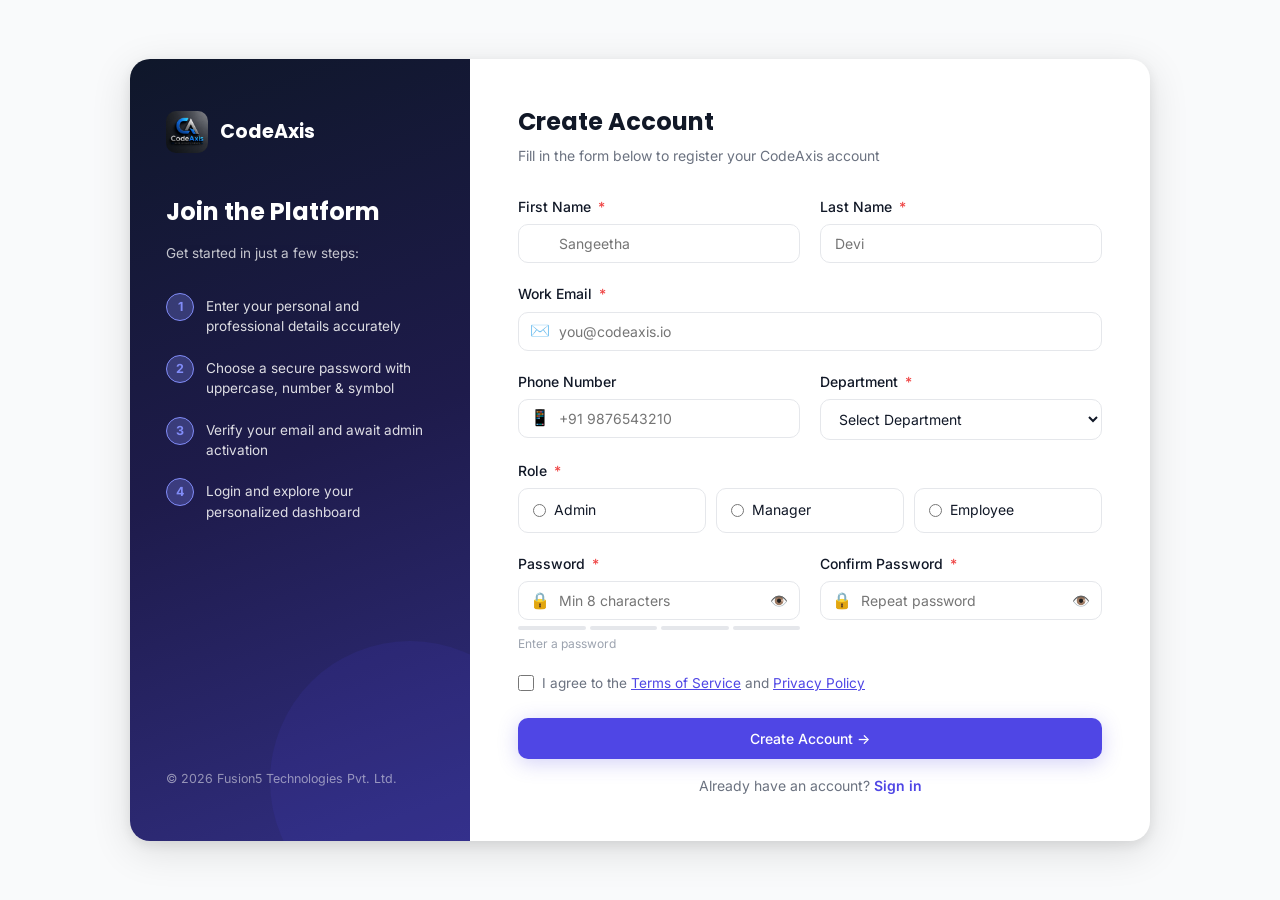
<file: register.html>
<!DOCTYPE html>
<html lang="en">
<head>
  <meta charset="UTF-8" />
  <meta name="viewport" content="width=device-width, initial-scale=1.0"/>
  <title>Register – CodeAxis</title>
  <link rel="stylesheet" href="design-system.css"/>
  <style>
    body { background: var(--bg); display: flex; align-items: center; justify-content: center; min-height: 100vh; padding: 20px; }
    .auth-wrapper { display: flex; width: 100%; max-width: 1020px; border-radius: var(--radius-xl); overflow: hidden; box-shadow: var(--shadow-lg); background: var(--surface); }
    .auth-left { flex: 0 0 340px; background: linear-gradient(160deg, #0F172A 0%, #1E1B4B 50%, #312E81 100%); padding: 52px 36px; display: flex; flex-direction: column; justify-content: space-between; color: white; position: relative; overflow: hidden; }
    .auth-left::before { content:''; position:absolute; bottom:-80px; right:-80px; width:280px; height:280px; background:rgba(79,70,229,0.1); border-radius:50%; }
    .auth-left-logo { display:flex; align-items:center; gap:12px; margin-bottom:40px; }
    .auth-left-logo img { width:42px; height:42px; object-fit:contain; border-radius:10px; }
    .auth-left-logo span { font-family:var(--font-primary); font-size:1.2rem; font-weight:700; }
    .auth-left h2 { font-family:var(--font-primary); font-size:1.5rem; font-weight:700; margin-bottom:12px; }
    .step-item { display:flex; gap:12px; align-items:flex-start; margin-bottom:18px; }
    .step-num { width:28px; height:28px; border-radius:50%; background:rgba(129,140,248,0.3); border:1.5px solid #818CF8; display:flex; align-items:center; justify-content:center; font-size:0.78rem; font-weight:700; color:#818CF8; flex-shrink:0; }
    .step-text { font-size:0.85rem; opacity:0.85; line-height:1.5; padding-top:3px; }
    .auth-right { flex:1; padding:44px 48px; overflow-y:auto; }
    .auth-right h2 { font-family:var(--font-primary); font-size:1.5rem; font-weight:700; margin-bottom:4px; }
    .auth-right p { font-size:0.875rem; color:var(--text-secondary); margin-bottom:28px; }
    .form-grid { display:grid; grid-template-columns:1fr 1fr; gap:0 20px; }
    .strength-bar { margin-top:6px; display:flex; gap:4px; }
    .strength-seg { height:4px; flex:1; border-radius:2px; background:var(--border); transition:background 0.3s; }
    .strength-label { font-size:0.75rem; margin-top:4px; }
    .register-link { text-align:center; margin-top:16px; font-size:0.875rem; color:var(--text-secondary); }
    .register-link a { color:var(--primary); font-weight:600; text-decoration:none; }
    @media (max-width:768px) { .auth-left{display:none;} .form-grid{grid-template-columns:1fr;} .auth-right{padding:28px 20px;} }
  </style>
</head>
<body>
<div class="auth-wrapper">
  <div class="auth-left">
    <div>
      <div class="auth-left-logo"><img src="logo.png" alt="CodeAxis" /><span>CodeAxis</span></div>
      <h2>Join the Platform</h2>
      <div style="font-size:0.85rem;opacity:0.75;margin-bottom:28px;">Get started in just a few steps:</div>
      <div class="step-item"><div class="step-num">1</div><div class="step-text">Enter your personal and professional details accurately</div></div>
      <div class="step-item"><div class="step-num">2</div><div class="step-text">Choose a secure password with uppercase, number & symbol</div></div>
      <div class="step-item"><div class="step-num">3</div><div class="step-text">Verify your email and await admin activation</div></div>
      <div class="step-item"><div class="step-num">4</div><div class="step-text">Login and explore your personalized dashboard</div></div>
    </div>
    <div style="font-size:0.78rem;opacity:0.5;">© 2026 Fusion5 Technologies Pvt. Ltd.</div>
  </div>

  <div class="auth-right">
    <h2>Create Account</h2>
    <p>Fill in the form below to register your CodeAxis account</p>

    <div id="regAlert" style="display:none;margin-bottom:16px;"></div>

    <div class="form-grid">
      <div class="form-group">
        <label class="form-label">First Name <span class="required">*</span></label>
        <div class="input-group"><span class="input-icon"></span>
          <input type="text" class="form-control" id="firstName" placeholder="Sangeetha" />
        </div>
        <div class="form-error" id="firstNameErr" style="display:none;">⚠️ Required</div>
      </div>
      <div class="form-group">
        <label class="form-label">Last Name <span class="required">*</span></label>
        <input type="text" class="form-control" id="lastName" placeholder="Devi" />
        <div class="form-error" id="lastNameErr" style="display:none;">⚠️ Required</div>
      </div>
    </div>

    <div class="form-group">
      <label class="form-label">Work Email <span class="required">*</span></label>
      <div class="input-group"><span class="input-icon">✉️</span>
        <input type="email" class="form-control" id="regEmail" placeholder="you@codeaxis.io" />
      </div>
      <div class="form-error" id="emailErr" style="display:none;">⚠️ Please enter a valid email</div>
    </div>

    <div class="form-grid">
      <div class="form-group">
        <label class="form-label">Phone Number</label>
        <div class="input-group"><span class="input-icon">📱</span>
          <input type="tel" class="form-control" id="phone" placeholder="+91 9876543210" />
        </div>
      </div>
      <div class="form-group">
        <label class="form-label">Department <span class="required">*</span></label>
        <select class="form-control" id="dept">
          <option value="">Select Department</option>
          <option>Engineering</option><option>Design</option><option>HR</option><option>Management</option><option>QA</option>
        </select>
        <div class="form-error" id="deptErr" style="display:none;">⚠️ Please select a department</div>
      </div>
    </div>

    <div class="form-group">
      <label class="form-label">Role <span class="required">*</span></label>
      <div style="display:flex;gap:10px;">
        <label style="flex:1;display:flex;align-items:center;gap:8px;padding:10px 14px;border:1.5px solid var(--border);border-radius:var(--radius-md);cursor:pointer;font-size:0.875rem;transition:var(--transition);" id="roleAdmin" onclick="selectRole('Admin')">
          <input type="radio" name="role" value="Admin" style="accent-color:var(--primary);" /> Admin
        </label>
        <label style="flex:1;display:flex;align-items:center;gap:8px;padding:10px 14px;border:1.5px solid var(--border);border-radius:var(--radius-md);cursor:pointer;font-size:0.875rem;transition:var(--transition);" id="roleManager" onclick="selectRole('Manager')">
          <input type="radio" name="role" value="Manager" style="accent-color:var(--primary);" />  Manager
        </label>
        <label style="flex:1;display:flex;align-items:center;gap:8px;padding:10px 14px;border:1.5px solid var(--border);border-radius:var(--radius-md);cursor:pointer;font-size:0.875rem;transition:var(--transition);" id="roleEmployee" onclick="selectRole('Employee')">
          <input type="radio" name="role" value="Employee" style="accent-color:var(--primary);" /> Employee
        </label>
      </div>
    </div>

    <div class="form-grid">
      <div class="form-group">
        <label class="form-label">Password <span class="required">*</span></label>
        <div class="input-group"><span class="input-icon">🔒</span>
          <input type="password" class="form-control" id="regPwd" placeholder="Min 8 characters" oninput="checkStrength(this.value)" />
          <button class="input-action" onclick="toggleVis('regPwd',this)" type="button">👁️</button>
        </div>
        <div class="strength-bar"><div class="strength-seg" id="s1"></div><div class="strength-seg" id="s2"></div><div class="strength-seg" id="s3"></div><div class="strength-seg" id="s4"></div></div>
        <div class="strength-label" id="strengthLabel" style="color:var(--text-muted);">Enter a password</div>
        <div class="form-error" id="pwdErr" style="display:none;">⚠️ Min 8 chars with uppercase, number & symbol</div>
      </div>
      <div class="form-group">
        <label class="form-label">Confirm Password <span class="required">*</span></label>
        <div class="input-group"><span class="input-icon">🔒</span>
          <input type="password" class="form-control" id="confirmPwd" placeholder="Repeat password" />
          <button class="input-action" onclick="toggleVis('confirmPwd',this)" type="button">👁️</button>
        </div>
        <div class="form-error" id="confirmErr" style="display:none;">⚠️ Passwords do not match</div>
      </div>
    </div>

    <div style="display:flex;gap:8px;align-items:flex-start;margin-bottom:24px;">
      <input type="checkbox" id="terms" style="accent-color:var(--primary);width:16px;height:16px;margin-top:2px;" />
      <label for="terms" style="font-size:0.85rem;color:var(--text-secondary);cursor:pointer;line-height:1.5;">
        I agree to the <a href="#" style="color:var(--primary);">Terms of Service</a> and <a href="#" style="color:var(--primary);">Privacy Policy</a>
      </label>
    </div>

    <button class="btn btn-primary" style="width:100%;justify-content:center;padding:12px;" onclick="handleRegister()">
      Create Account →
    </button>

    <div class="register-link">Already have an account? <a href="login.html">Sign in</a></div>
  </div>
</div>

<script src="main.js"></script>
<script>
  function toggleVis(id, btn) {
    const f = document.getElementById(id);
    f.type = f.type === 'text' ? 'password' : 'text';
    btn.textContent = f.type === 'text' ? '🙈' : '👁️';
  }

  function selectRole(role) {
    ['roleAdmin','roleManager','roleEmployee'].forEach(id => {
      document.getElementById(id).style.borderColor = 'var(--border)';
      document.getElementById(id).style.background = 'var(--surface)';
    });
    const map = { Admin:'roleAdmin', Manager:'roleManager', Employee:'roleEmployee' };
    document.getElementById(map[role]).style.borderColor = 'var(--primary)';
    document.getElementById(map[role]).style.background = 'var(--primary-bg)';
  }

  function checkStrength(val) {
    let score = 0;
    if (val.length >= 8) score++;
    if (/[A-Z]/.test(val)) score++;
    if (/[0-9]/.test(val)) score++;
    if (/[^A-Za-z0-9]/.test(val)) score++;

    const colors = ['','#EF4444','#F59E0B','#3B82F6','#22C55E'];
    const labels = ['','Weak','Fair','Strong','Very Strong'];
    for (let i = 1; i <= 4; i++) {
      document.getElementById('s'+i).style.background = i <= score ? colors[score] : 'var(--border)';
    }
    document.getElementById('strengthLabel').textContent = val ? labels[score] : 'Enter a password';
    document.getElementById('strengthLabel').style.color = colors[score] || 'var(--text-muted)';
  }

  function handleRegister() {
    let valid = true;
    const fields = ['firstName','lastName','regEmail','dept','regPwd','confirmPwd'];
    fields.forEach(f => document.getElementById(f).classList.remove('error','success'));

    const v = id => document.getElementById(id).value.trim();
    const err = (id, show) => { document.getElementById(id+'Err').style.display = show ? 'flex' : 'none'; };

    if (!v('firstName')) { document.getElementById('firstName').classList.add('error'); err('firstName',true); valid=false; }
    else { document.getElementById('firstName').classList.add('success'); err('firstName',false); }

    if (!v('lastName')) { document.getElementById('lastName').classList.add('error'); err('lastName',true); valid=false; }
    else { document.getElementById('lastName').classList.add('success'); err('lastName',false); }

    if (!v('regEmail') || !/^[^\s@]+@[^\s@]+\.[^\s@]+$/.test(v('regEmail'))) {
      document.getElementById('regEmail').classList.add('error'); err('email',true); valid=false;
    } else { document.getElementById('regEmail').classList.add('success'); err('email',false); }

    if (!v('dept')) { document.getElementById('dept').classList.add('error'); err('dept',true); valid=false; }
    else { document.getElementById('dept').classList.add('success'); err('dept',false); }

    const pwd = document.getElementById('regPwd').value;
    if (!pwd || pwd.length < 8 || !/[A-Z]/.test(pwd) || !/[0-9]/.test(pwd) || !/[^A-Za-z0-9]/.test(pwd)) {
      document.getElementById('regPwd').classList.add('error'); err('pwd',true); valid=false;
    } else { document.getElementById('regPwd').classList.add('success'); err('pwd',false); }

    const conf = document.getElementById('confirmPwd').value;
    if (conf !== pwd) { document.getElementById('confirmPwd').classList.add('error'); err('confirm',true); valid=false; }
    else if (conf) { document.getElementById('confirmPwd').classList.add('success'); err('confirm',false); }

    if (!document.getElementById('terms').checked) {
      valid = false;
      showRegAlert('Please accept the Terms of Service to continue.','warning');
      return;
    }

    if (!valid) { showRegAlert('Please fix the highlighted fields before submitting.','danger'); return; }

    showRegAlert(`Account created for <strong>${v('firstName')} ${v('lastName')}</strong>! Please check your email to verify. <a href="login.html" style="color:inherit;font-weight:600;">Login now</a>`, 'success');
    setTimeout(() => { window.location.href = 'login.html'; }, 3000);
  }

  function showRegAlert(msg, type) {
    const el = document.getElementById('regAlert');
    const icons = { success:'✅', danger:'❌', warning:'⚠️' };
    el.style.display = 'block';
    el.className = `alert alert-${type}`;
    el.innerHTML = `<span class="alert-icon">${icons[type]}</span><div>${msg}</div>`;
  }
</script>
</body>
</html>
</file>
<file: design-system.css>
/* ============================================
   CODE AXIS - GLOBAL DESIGN SYSTEM
   Project: Code Axis SaaS Platform
   Company: Fusion5 Technologies Pvt. Ltd.
   ============================================ */

@import url('https://fonts.googleapis.com/css2?family=Poppins:wght@300;400;500;600;700;800&family=Inter:wght@300;400;500;600;700&display=swap');

/* ---- CSS VARIABLES ---- */
:root {
  /* Brand Colors */
  --primary: #4F46E5;
  --primary-dark: #3730A3;
  --primary-light: #818CF8;
  --primary-bg: #EEF2FF;

  /* Status Colors */
  --success: #22C55E;
  --success-light: #DCFCE7;
  --danger: #EF4444;
  --danger-light: #FEE2E2;
  --warning: #F59E0B;
  --warning-light: #FEF3C7;
  --info: #3B82F6;
  --info-light: #DBEAFE;

  /* Neutrals */
  --bg: #F9FAFB;
  --bg-dark: #111827;
  --surface: #FFFFFF;
  --surface-dark: #1F2937;
  --border: #E5E7EB;
  --border-dark: #374151;

  /* Text */
  --text-primary: #111827;
  --text-secondary: #6B7280;
  --text-muted: #9CA3AF;
  --text-white: #FFFFFF;
  --text-dark-primary: #F9FAFB;
  --text-dark-secondary: #D1D5DB;

  /* Sidebar */
  --sidebar-width: 260px;
  --sidebar-collapsed: 70px;
  --navbar-height: 64px;

  /* Shadows */
  --shadow-sm: 0 1px 3px rgba(0,0,0,0.08), 0 1px 2px rgba(0,0,0,0.04);
  --shadow-md: 0 4px 16px rgba(0,0,0,0.10), 0 2px 6px rgba(0,0,0,0.06);
  --shadow-lg: 0 10px 40px rgba(0,0,0,0.12), 0 4px 12px rgba(0,0,0,0.08);
  --shadow-primary: 0 4px 20px rgba(79,70,229,0.25);

  /* Radius */
  --radius-sm: 6px;
  --radius-md: 10px;
  --radius-lg: 14px;
  --radius-xl: 20px;
  --radius-full: 9999px;

  /* Transitions */
  --transition: all 0.25s cubic-bezier(0.4, 0, 0.2, 1);
  --transition-fast: all 0.15s ease;

  /* Typography */
  --font-primary: 'Poppins', sans-serif;
  --font-secondary: 'Inter', sans-serif;
}

/* ---- RESET & BASE ---- */
*, *::before, *::after { box-sizing: border-box; margin: 0; padding: 0; }

html { scroll-behavior: smooth; font-size: 16px; }

body {
  font-family: var(--font-secondary);
  background: var(--bg);
  color: var(--text-primary);
  line-height: 1.6;
  -webkit-font-smoothing: antialiased;
}
/* ================= MODALS ================= */

.modal-overlay {
  position: fixed;
  inset: 0;
  background: rgba(15, 23, 42, 0.55);
  display: none;
  align-items: center;
  justify-content: center;
  z-index: 999;
  padding: 20px;
}

.modal {
  background: var(--surface, #ffffff);
  border-radius: 16px;
  width: 100%;
  max-width: 500px;
  box-shadow: 0 20px 45px rgba(0,0,0,0.15);
  animation: modalFade 0.25s ease;
  overflow: hidden;
}

.modal-header {
  display: flex;
  justify-content: space-between;
  align-items: center;
  padding: 18px 22px;
  border-bottom: 1px solid var(--border, #e5e7eb);
}

.modal-title {
  font-size: 1rem;
  font-weight: 700;
  color: var(--text-primary, #111827);
}

.modal-close {
  background: none;
  border: none;
  font-size: 1.1rem;
  cursor: pointer;
  color: var(--text-secondary, #6b7280);
}

.modal-body {
  padding: 22px;
}

.modal-footer {
  display: flex;
  justify-content: flex-end;
  gap: 10px;
  padding: 18px 22px;
  border-top: 1px solid var(--border, #e5e7eb);
}

/* ================= DROPDOWNS ================= */

.dropdown-menu,
.notification-panel {
  display: none;
  position: absolute;
  top: 110%;
  right: 0;
  background: var(--surface, #fff);
  border: 1px solid var(--border, #e5e7eb);
  border-radius: 12px;
  min-width: 220px;
  box-shadow: 0 10px 30px rgba(0,0,0,0.12);
  z-index: 999;
  overflow: hidden;
}

.dropdown-menu.show,
.notification-panel.show {
  display: block;
}

.dropdown-item {
  padding: 12px 16px;
  cursor: pointer;
  transition: 0.2s;
  font-size: 0.85rem;
}

.dropdown-item:hover {
  background: var(--primary-bg, #eef2ff);
}

.dropdown-divider {
  height: 1px;
  background: var(--border, #e5e7eb);
}

.notification-panel {
  width: 320px;
}

.notif-header {
  padding: 14px 16px;
  border-bottom: 1px solid var(--border, #e5e7eb);
}

.notif-item {
  display: flex;
  gap: 12px;
  padding: 14px 16px;
  border-bottom: 1px solid var(--border, #f1f5f9);
}

.notif-item:last-child {
  border-bottom: none;
}

.notif-dot {
  width: 10px;
  height: 10px;
  border-radius: 50%;
  background: var(--primary, #4f46e5);
  margin-top: 5px;
}

.notif-text {
  font-size: 0.83rem;
  color: var(--text-primary, #111827);
}

.notif-time {
  font-size: 0.72rem;
  color: var(--text-muted, #9ca3af);
  margin-top: 4px;
}

/* ================= SIDEBAR ================= */

.sidebar.open {
  transform: translateX(0);
}

.overlay {
  position: fixed;
  inset: 0;
  background: rgba(0,0,0,0.4);
  opacity: 0;
  visibility: hidden;
  transition: 0.25s;
  z-index: 100;
}

.overlay.show {
  opacity: 1;
  visibility: visible;
}

/* ================= DARK MODE ================= */

.dark-mode {
  background: #0f172a;
  color: white;
}

.dark-mode .card,
.dark-mode .modal,
.dark-mode .table-wrapper,
.dark-mode .sidebar,
.dark-mode .top-navbar {
  background: #111827;
  color: white;
}

.dark-mode input,
.dark-mode select,
.dark-mode textarea {
  background: #1e293b;
  color: white;
  border-color: #334155;
}

/* ================= ANIMATIONS ================= */

@keyframes modalFade {
  from {
    opacity: 0;
    transform: translateY(20px) scale(0.96);
  }
  to {
    opacity: 1;
    transform: translateY(0) scale(1);
  }
}
/* ---- LAYOUT ---- */
.app-wrapper {
  display: flex;
  min-height: 100vh;
}

.main-content {
  flex: 1;
  margin-left: var(--sidebar-width);
  transition: var(--transition);
  display: flex;
  flex-direction: column;
  min-height: 100vh;
}

.main-content.collapsed { margin-left: var(--sidebar-collapsed); }

.content-area {
  padding: 28px 32px;
  flex: 1;
  margin-top: var(--navbar-height);
}

/* ---- SIDEBAR ---- */
.sidebar {
  position: fixed;
  top: 0; left: 0; bottom: 0;
  width: var(--sidebar-width);
  background: var(--surface);
  border-right: 1px solid var(--border);
  display: flex;
  flex-direction: column;
  z-index: 1000;
  transition: var(--transition);
  overflow: hidden;
}

.sidebar.collapsed { width: var(--sidebar-collapsed); }

.sidebar-logo {
  display: flex;
  align-items: center;
  gap: 12px;
  padding: 20px 20px 16px;
  border-bottom: 1px solid var(--border);
  min-height: var(--navbar-height);
}

.sidebar-logo img { width: 36px; height: 36px; object-fit: contain; border-radius: 8px; }

.sidebar-logo-text {
  font-family: var(--font-primary);
  font-weight: 700;
  font-size: 1.1rem;
  color: var(--primary);
  white-space: nowrap;
  transition: var(--transition);
}

.sidebar.collapsed .sidebar-logo-text { opacity: 0; width: 0; }

.sidebar-nav { flex: 1; padding: 16px 12px; overflow-y: auto; }

.nav-section-title {
  font-size: 0.68rem;
  font-weight: 600;
  color: var(--text-muted);
  text-transform: uppercase;
  letter-spacing: 0.08em;
  padding: 12px 10px 6px;
  white-space: nowrap;
  transition: var(--transition);
}

.sidebar.collapsed .nav-section-title { opacity: 0; }

.nav-item {
  display: flex;
  align-items: center;
  gap: 12px;
  padding: 10px 12px;
  border-radius: var(--radius-md);
  cursor: pointer;
  transition: var(--transition);
  text-decoration: none;
  color: var(--text-secondary);
  margin-bottom: 2px;
  white-space: nowrap;
  position: relative;
}

.nav-item:hover { background: var(--primary-bg); color: var(--primary); }

.nav-item.active {
  background: var(--primary);
  color: var(--text-white);
  box-shadow: var(--shadow-primary);
}

.nav-item .nav-icon {
  font-size: 1.1rem;
  min-width: 20px;
  text-align: center;
}

.nav-item .nav-label {
  font-size: 0.875rem;
  font-weight: 500;
  transition: var(--transition);
}

.sidebar.collapsed .nav-label { opacity: 0; width: 0; }

.nav-badge {
  margin-left: auto;
  background: var(--danger);
  color: white;
  font-size: 0.68rem;
  font-weight: 600;
  padding: 1px 7px;
  border-radius: var(--radius-full);
}

.nav-item.active .nav-badge { background: rgba(255,255,255,0.3); }

.sidebar-footer {
  padding: 12px;
  border-top: 1px solid var(--border);
}

/* ---- TOP NAVBAR ---- */
.top-navbar {
  position: fixed;
  top: 0; right: 0;
  left: var(--sidebar-width);
  height: var(--navbar-height);
  background: var(--surface);
  border-bottom: 1px solid var(--border);
  display: flex;
  align-items: center;
  justify-content: space-between;
  padding: 0 28px;
  z-index: 999;
  transition: var(--transition);
  box-shadow: var(--shadow-sm);
}

.top-navbar.collapsed { left: var(--sidebar-collapsed); }

.navbar-left { display: flex; align-items: center; gap: 16px; }

.navbar-title {
  font-family: var(--font-primary);
  font-size: 1.1rem;
  font-weight: 600;
  color: var(--text-primary);
}

.breadcrumb {
  display: flex;
  align-items: center;
  gap: 6px;
  font-size: 0.8rem;
  color: var(--text-muted);
}

.breadcrumb .active { color: var(--primary); font-weight: 500; }

.navbar-right { display: flex; align-items: center; gap: 8px; }

.navbar-btn {
  width: 38px; height: 38px;
  border-radius: var(--radius-md);
  border: none;
  background: var(--bg);
  color: var(--text-secondary);
  cursor: pointer;
  display: flex;
  align-items: center;
  justify-content: center;
  transition: var(--transition);
  position: relative;
  font-size: 1rem;
}

.navbar-btn:hover { background: var(--primary-bg); color: var(--primary); }

.notification-dot {
  position: absolute;
  top: 6px; right: 6px;
  width: 8px; height: 8px;
  background: var(--danger);
  border-radius: 50%;
  border: 2px solid var(--surface);
}

.user-avatar {
  width: 38px; height: 38px;
  border-radius: var(--radius-md);
  background: var(--primary);
  color: white;
  display: flex;
  align-items: center;
  justify-content: center;
  font-weight: 700;
  font-size: 0.85rem;
  cursor: pointer;
  font-family: var(--font-primary);
}

/* ---- BUTTONS ---- */
.btn {
  display: inline-flex;
  align-items: center;
  gap: 8px;
  padding: 9px 20px;
  border-radius: var(--radius-md);
  font-family: var(--font-secondary);
  font-size: 0.875rem;
  font-weight: 500;
  cursor: pointer;
  border: none;
  transition: var(--transition);
  text-decoration: none;
  white-space: nowrap;
}

.btn-primary { background: var(--primary); color: white; box-shadow: var(--shadow-primary); }
.btn-primary:hover { background: var(--primary-dark); transform: translateY(-1px); box-shadow: 0 6px 24px rgba(79,70,229,0.35); }

.btn-success { background: var(--success); color: white; }
.btn-success:hover { background: #16A34A; transform: translateY(-1px); }

.btn-danger { background: var(--danger); color: white; }
.btn-danger:hover { background: #DC2626; transform: translateY(-1px); }

.btn-outline {
  background: transparent;
  color: var(--primary);
  border: 1.5px solid var(--primary);
}
.btn-outline:hover { background: var(--primary-bg); }

.btn-ghost {
  background: transparent;
  color: var(--text-secondary);
}
.btn-ghost:hover { background: var(--bg); color: var(--text-primary); }

.btn-sm { padding: 6px 14px; font-size: 0.8rem; }
.btn-lg { padding: 12px 28px; font-size: 1rem; }
.btn-icon { padding: 9px; border-radius: var(--radius-md); }

/* ---- CARDS ---- */
.card {
  background: var(--surface);
  border-radius: var(--radius-lg);
  border: 1px solid var(--border);
  box-shadow: var(--shadow-sm);
  padding: 24px;
  transition: var(--transition);
}

.card:hover { box-shadow: var(--shadow-md); transform: translateY(-1px); }

.card-header {
  display: flex;
  align-items: center;
  justify-content: space-between;
  margin-bottom: 20px;
  padding-bottom: 16px;
  border-bottom: 1px solid var(--border);
}

.card-title {
  font-family: var(--font-primary);
  font-size: 0.95rem;
  font-weight: 600;
  color: var(--text-primary);
}

/* KPI Cards */
.kpi-card {
  background: var(--surface);
  border-radius: var(--radius-lg);
  border: 1px solid var(--border);
  padding: 22px;
  display: flex;
  align-items: center;
  gap: 18px;
  transition: var(--transition);
  box-shadow: var(--shadow-sm);
  position: relative;
  overflow: hidden;
}

.kpi-card::before {
  content: '';
  position: absolute;
  top: 0; left: 0; right: 0;
  height: 3px;
  background: var(--primary);
}

.kpi-card.success::before { background: var(--success); }
.kpi-card.warning::before { background: var(--warning); }
.kpi-card.danger::before { background: var(--danger); }

.kpi-card:hover { box-shadow: var(--shadow-md); transform: translateY(-2px); }

.kpi-icon {
  width: 52px; height: 52px;
  border-radius: var(--radius-md);
  display: flex;
  align-items: center;
  justify-content: center;
  font-size: 1.4rem;
  flex-shrink: 0;
  background: var(--primary-bg);
  color: var(--primary);
}

.kpi-icon.success { background: var(--success-light); color: var(--success); }
.kpi-icon.warning { background: var(--warning-light); color: var(--warning); }
.kpi-icon.danger { background: var(--danger-light); color: var(--danger); }

.kpi-info { flex: 1; }

.kpi-value {
  font-family: var(--font-primary);
  font-size: 1.7rem;
  font-weight: 700;
  color: var(--text-primary);
  line-height: 1.2;
}

.kpi-label {
  font-size: 0.8rem;
  color: var(--text-secondary);
  font-weight: 500;
  margin-top: 2px;
}

.kpi-change {
  font-size: 0.75rem;
  font-weight: 600;
  margin-top: 4px;
  display: flex;
  align-items: center;
  gap: 3px;
}

.kpi-change.up { color: var(--success); }
.kpi-change.down { color: var(--danger); }

/* ---- TABLES ---- */
.table-wrapper {
  overflow-x: auto;
  border-radius: var(--radius-lg);
  border: 1px solid var(--border);
  background: var(--surface);
  box-shadow: var(--shadow-sm);
}

table { width: 100%; border-collapse: collapse; }

thead tr { background: var(--bg); }

th {
  padding: 12px 16px;
  text-align: left;
  font-size: 0.78rem;
  font-weight: 600;
  color: var(--text-muted);
  text-transform: uppercase;
  letter-spacing: 0.05em;
  border-bottom: 1px solid var(--border);
  white-space: nowrap;
}

td {
  padding: 14px 16px;
  font-size: 0.875rem;
  color: var(--text-primary);
  border-bottom: 1px solid var(--border);
  vertical-align: middle;
}

tbody tr:last-child td { border-bottom: none; }

tbody tr:hover { background: #FAFAFA; }

/* ---- BADGES / STATUS ---- */
.badge {
  display: inline-flex;
  align-items: center;
  gap: 5px;
  padding: 3px 10px;
  border-radius: var(--radius-full);
  font-size: 0.72rem;
  font-weight: 600;
}

.badge-primary { background: var(--primary-bg); color: var(--primary); }
.badge-success { background: var(--success-light); color: #166534; }
.badge-danger { background: var(--danger-light); color: #991B1B; }
.badge-warning { background: var(--warning-light); color: #92400E; }
.badge-info { background: var(--info-light); color: #1E40AF; }
.badge-neutral { background: var(--bg); color: var(--text-secondary); border: 1px solid var(--border); }

/* ---- FORMS ---- */
.form-group { margin-bottom: 20px; }

.form-label {
  display: block;
  font-size: 0.875rem;
  font-weight: 500;
  color: var(--text-primary);
  margin-bottom: 6px;
}

.form-label .required { color: var(--danger); margin-left: 3px; }

.form-control {
  width: 100%;
  padding: 10px 14px;
  border: 1.5px solid var(--border);
  border-radius: var(--radius-md);
  font-family: var(--font-secondary);
  font-size: 0.875rem;
  color: var(--text-primary);
  background: var(--surface);
  transition: var(--transition);
  outline: none;
}

.form-control:focus {
  border-color: var(--primary);
  box-shadow: 0 0 0 3px rgba(79,70,229,0.12);
}

.form-control.error { border-color: var(--danger); }
.form-control.error:focus { box-shadow: 0 0 0 3px rgba(239,68,68,0.12); }
.form-control.success { border-color: var(--success); }

.form-error { font-size: 0.78rem; color: var(--danger); margin-top: 5px; display: flex; align-items: center; gap: 4px; }
.form-success { font-size: 0.78rem; color: var(--success); margin-top: 5px; display: flex; align-items: center; gap: 4px; }
.form-hint { font-size: 0.78rem; color: var(--text-muted); margin-top: 5px; }

.input-group { position: relative; }
.input-group .input-icon {
  position: absolute;
  left: 12px; top: 50%;
  transform: translateY(-50%);
  color: var(--text-muted);
  font-size: 1rem;
  pointer-events: none;
}

.input-group .form-control { padding-left: 40px; }

.input-group .input-action {
  position: absolute;
  right: 12px; top: 50%;
  transform: translateY(-50%);
  color: var(--text-muted);
  cursor: pointer;
  background: none;
  border: none;
  font-size: 0.9rem;
}

/* ---- MODALS ---- */
.modal-overlay {
  position: fixed;
  inset: 0;
  background: rgba(0,0,0,0.4);
  backdrop-filter: blur(4px);
  display: flex;
  align-items: center;
  justify-content: center;
  z-index: 9999;
  padding: 20px;
  opacity: 0;
  pointer-events: none;
  transition: var(--transition);
}

.modal-overlay.open { opacity: 1; pointer-events: all; }

.modal {
  background: var(--surface);
  border-radius: var(--radius-xl);
  box-shadow: var(--shadow-lg);
  width: 100%;
  max-width: 520px;
  transform: scale(0.95) translateY(10px);
  transition: var(--transition);
}

.modal-overlay.open .modal { transform: scale(1) translateY(0); }

.modal-header {
  display: flex;
  align-items: center;
  justify-content: space-between;
  padding: 22px 26px 18px;
  border-bottom: 1px solid var(--border);
}

.modal-title {
  font-family: var(--font-primary);
  font-size: 1rem;
  font-weight: 600;
}

.modal-close {
  width: 32px; height: 32px;
  border-radius: var(--radius-sm);
  border: none;
  background: var(--bg);
  cursor: pointer;
  color: var(--text-secondary);
  font-size: 1rem;
  display: flex;
  align-items: center;
  justify-content: center;
  transition: var(--transition);
}

.modal-close:hover { background: var(--danger-light); color: var(--danger); }

.modal-body { padding: 22px 26px; }
.modal-footer {
  padding: 16px 26px 22px;
  display: flex;
  gap: 10px;
  justify-content: flex-end;
}

/* ---- ALERTS ---- */
.alert {
  padding: 14px 18px;
  border-radius: var(--radius-md);
  display: flex;
  align-items: flex-start;
  gap: 12px;
  font-size: 0.875rem;
  border: 1px solid transparent;
  margin-bottom: 16px;
}

.alert-icon { font-size: 1.1rem; flex-shrink: 0; margin-top: 1px; }

.alert-title { font-weight: 600; margin-bottom: 2px; }

.alert-success { background: var(--success-light); color: #166534; border-color: #BBF7D0; }
.alert-danger { background: var(--danger-light); color: #991B1B; border-color: #FECACA; }
.alert-warning { background: var(--warning-light); color: #92400E; border-color: #FDE68A; }
.alert-info { background: var(--info-light); color: #1E40AF; border-color: #BFDBFE; }

/* ---- PROGRESS ---- */
.progress-bar {
  height: 8px;
  background: var(--border);
  border-radius: var(--radius-full);
  overflow: hidden;
}

.progress-fill {
  height: 100%;
  border-radius: var(--radius-full);
  background: var(--primary);
  transition: width 0.6s ease;
}

.progress-fill.success { background: var(--success); }
.progress-fill.warning { background: var(--warning); }
.progress-fill.danger { background: var(--danger); }

/* ---- AVATAR ---- */
.avatar {
  border-radius: 50%;
  object-fit: cover;
  display: flex;
  align-items: center;
  justify-content: center;
  font-weight: 600;
  font-family: var(--font-primary);
  flex-shrink: 0;
}

.avatar-sm { width: 32px; height: 32px; font-size: 0.75rem; }
.avatar-md { width: 40px; height: 40px; font-size: 0.9rem; }
.avatar-lg { width: 52px; height: 52px; font-size: 1.1rem; }
.avatar-xl { width: 72px; height: 72px; font-size: 1.4rem; }

/* ---- DROPDOWN ---- */
.dropdown { position: relative; }

.dropdown-menu {
  position: absolute;
  top: calc(100% + 8px);
  right: 0;
  background: var(--surface);
  border: 1px solid var(--border);
  border-radius: var(--radius-lg);
  box-shadow: var(--shadow-lg);
  min-width: 200px;
  z-index: 1001;
  overflow: hidden;
  opacity: 0;
  pointer-events: none;
  transform: translateY(-8px);
  transition: var(--transition);
}

.dropdown-menu.open { opacity: 1; pointer-events: all; transform: translateY(0); }

.dropdown-item {
  display: flex;
  align-items: center;
  gap: 10px;
  padding: 10px 16px;
  font-size: 0.875rem;
  color: var(--text-primary);
  cursor: pointer;
  transition: var(--transition-fast);
  text-decoration: none;
}

.dropdown-item:hover { background: var(--bg); color: var(--primary); }
.dropdown-item.danger:hover { background: var(--danger-light); color: var(--danger); }
.dropdown-divider { height: 1px; background: var(--border); margin: 4px 0; }

/* ---- SEARCH ---- */
.search-box {
  display: flex;
  align-items: center;
  gap: 10px;
  background: var(--bg);
  border: 1.5px solid var(--border);
  border-radius: var(--radius-md);
  padding: 8px 14px;
  transition: var(--transition);
}

.search-box:focus-within { border-color: var(--primary); background: var(--surface); }

.search-box input {
  background: none;
  border: none;
  outline: none;
  font-family: var(--font-secondary);
  font-size: 0.875rem;
  color: var(--text-primary);
  flex: 1;
}

.search-box input::placeholder { color: var(--text-muted); }

/* ---- PAGE HEADER ---- */
.page-header {
  display: flex;
  align-items: center;
  justify-content: space-between;
  margin-bottom: 28px;
  flex-wrap: wrap;
  gap: 16px;
}

.page-title {
  font-family: var(--font-primary);
  font-size: 1.5rem;
  font-weight: 700;
  color: var(--text-primary);
  margin-bottom: 3px;
}

.page-subtitle { font-size: 0.875rem; color: var(--text-secondary); }
.page-header-right { display: flex; gap: 10px; flex-wrap: wrap; }

/* ---- GRID ---- */
.grid { display: grid; gap: 20px; }
.grid-2 { grid-template-columns: repeat(2, 1fr); }
.grid-3 { grid-template-columns: repeat(3, 1fr); }
.grid-4 { grid-template-columns: repeat(4, 1fr); }

/* ---- DARK MODE ---- */
.dark-mode {
  --bg: #0F172A;
  --surface: #1E293B;
  --surface-dark: #0F172A;
  --border: #334155;
  --text-primary: #F1F5F9;
  --text-secondary: #94A3B8;
  --text-muted: #64748B;
  --shadow-sm: 0 1px 3px rgba(0,0,0,0.3);
  --shadow-md: 0 4px 16px rgba(0,0,0,0.4);
  --shadow-lg: 0 10px 40px rgba(0,0,0,0.5);
}

/* ---- UTILITIES ---- */
.flex { display: flex; }
.flex-center { display: flex; align-items: center; justify-content: center; }
.flex-between { display: flex; align-items: center; justify-content: space-between; }
.gap-8 { gap: 8px; }
.gap-12 { gap: 12px; }
.gap-16 { gap: 16px; }
.gap-20 { gap: 20px; }
.text-sm { font-size: 0.8rem; }
.text-muted { color: var(--text-muted); }
.text-secondary { color: var(--text-secondary); }
.fw-600 { font-weight: 600; }
.fw-700 { font-weight: 700; }
.mb-0 { margin-bottom: 0; }
.mb-8 { margin-bottom: 8px; }
.mb-16 { margin-bottom: 16px; }
.mb-24 { margin-bottom: 24px; }
.mt-8 { margin-top: 8px; }
.mt-16 { margin-top: 16px; }
.mt-24 { margin-top: 24px; }

/* ---- SCROLLBAR ---- */
::-webkit-scrollbar { width: 6px; height: 6px; }
::-webkit-scrollbar-track { background: transparent; }
::-webkit-scrollbar-thumb { background: var(--border); border-radius: 3px; }
::-webkit-scrollbar-thumb:hover { background: var(--text-muted); }

/* ---- NOTIFICATION DROPDOWN ---- */
.notification-panel {
  position: absolute;
  top: calc(100% + 10px);
  right: 0;
  width: 340px;
  background: var(--surface);
  border: 1px solid var(--border);
  border-radius: var(--radius-lg);
  box-shadow: var(--shadow-lg);
  z-index: 1001;
  overflow: hidden;
  opacity: 0;
  pointer-events: none;
  transform: translateY(-8px);
  transition: var(--transition);
}

.notification-panel.open { opacity: 1; pointer-events: all; transform: translateY(0); }

.notif-header {
  display: flex;
  align-items: center;
  justify-content: space-between;
  padding: 16px 18px;
  border-bottom: 1px solid var(--border);
}

.notif-item {
  display: flex;
  gap: 12px;
  padding: 14px 18px;
  cursor: pointer;
  transition: var(--transition-fast);
  border-bottom: 1px solid var(--border);
}

.notif-item:last-child { border-bottom: none; }
.notif-item:hover { background: var(--bg); }
.notif-item.unread { background: var(--primary-bg); }

.notif-dot {
  width: 8px; height: 8px;
  background: var(--primary);
  border-radius: 50%;
  flex-shrink: 0;
  margin-top: 6px;
}


.notif-text { font-size: 0.83rem; color: var(--text-primary); line-height: 1.4; }
.notif-time { font-size: 0.72rem; color: var(--text-muted); margin-top: 3px; }

/* ---- RESPONSIVE ---- */
@media (max-width: 1200px) {
  .grid-4 { grid-template-columns: repeat(2, 1fr); }
}

@media (max-width: 992px) {
  .grid-3 { grid-template-columns: repeat(2, 1fr); }

  .sidebar {
    transform: translateX(-100%);
    z-index: 1100;
  }

  .sidebar.mobile-open {
    transform: translateX(0);
    width: var(--sidebar-width) !important;
  }

  .sidebar.mobile-open .sidebar-logo-text,
  .sidebar.mobile-open .nav-label,
  .sidebar.mobile-open .nav-section-title { opacity: 1; width: auto; }

  .main-content { margin-left: 0 !important; }
  .top-navbar { left: 0 !important; }

  .overlay {
    position: fixed;
    inset: 0;
    background: rgba(0,0,0,0.4);
    z-index: 1050;
    display: none;
  }

  .overlay.active { display: block; }

  .content-area { padding: 20px 16px; }
}

@media (max-width: 768px) {
  .grid-2, .grid-3, .grid-4 { grid-template-columns: 1fr; }
  .page-header { flex-direction: column; align-items: flex-start; }
  .top-navbar { padding: 0 16px; }
}
</file>
